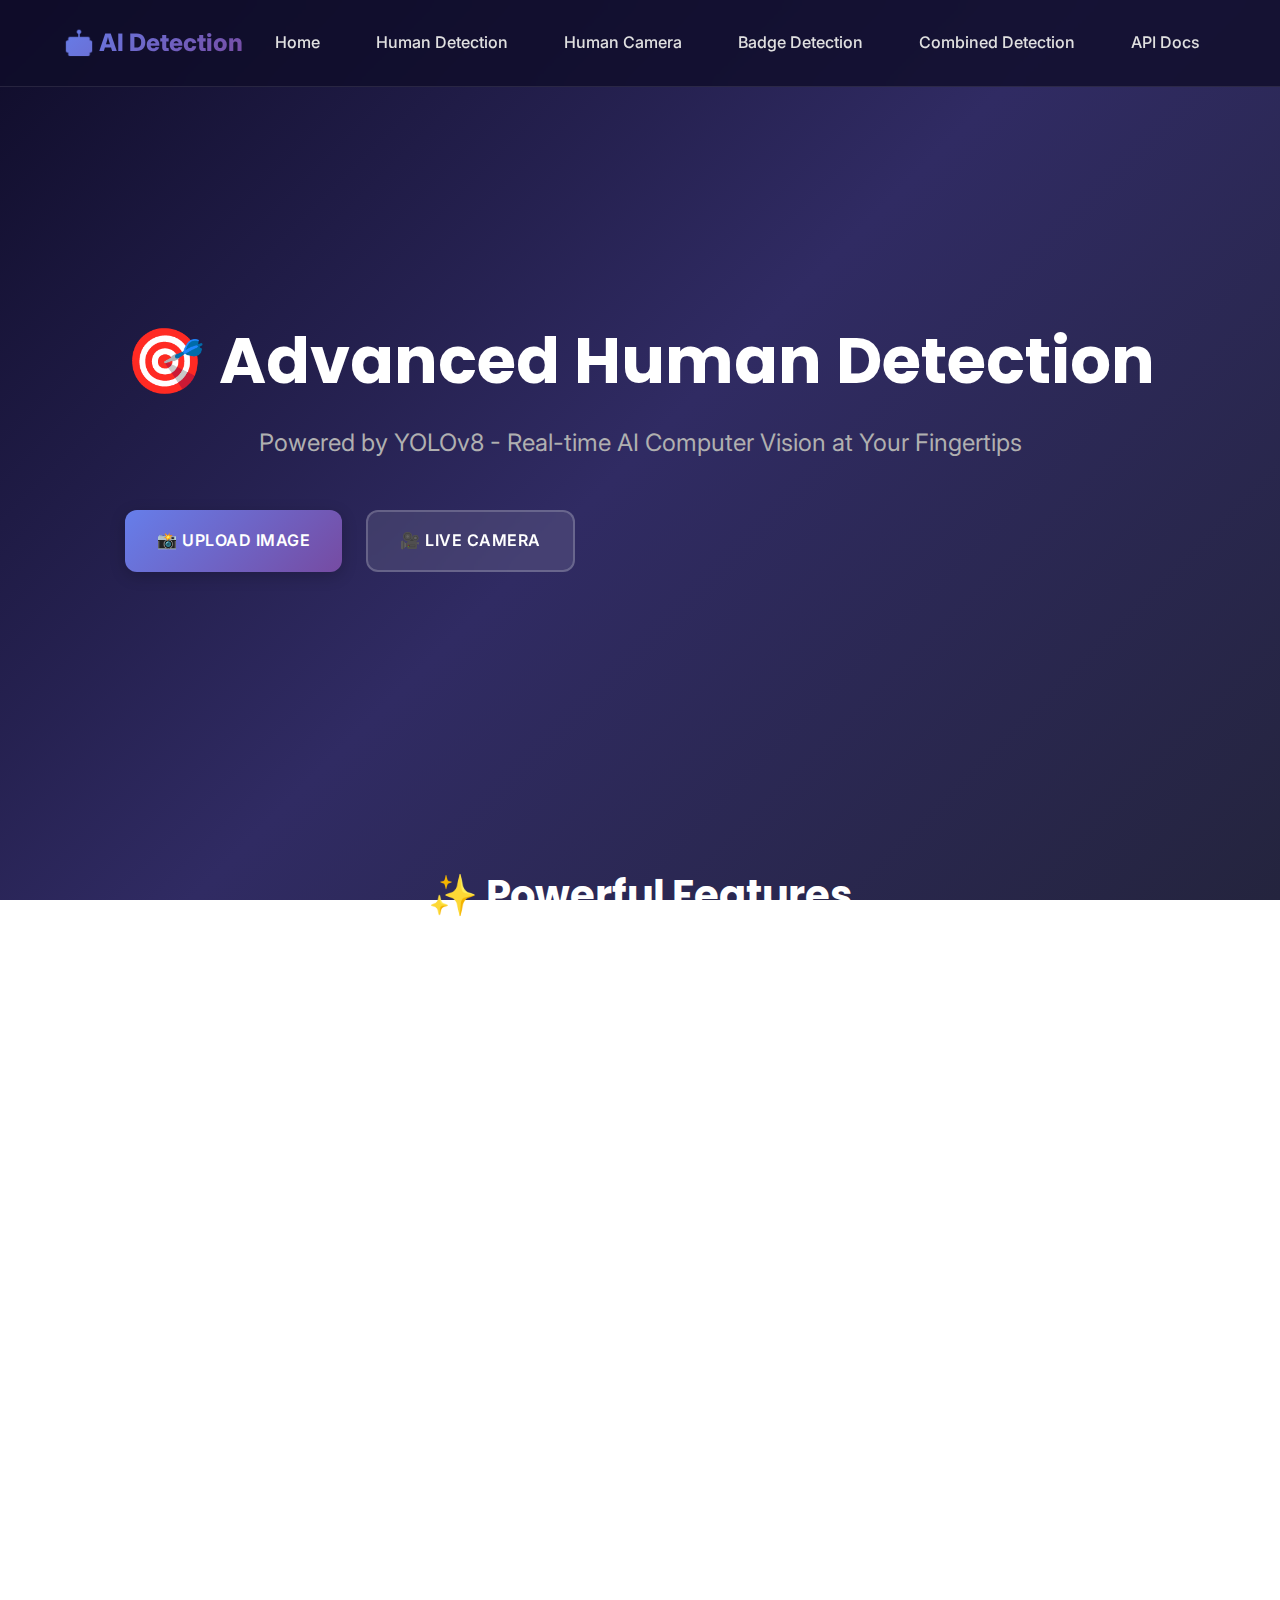
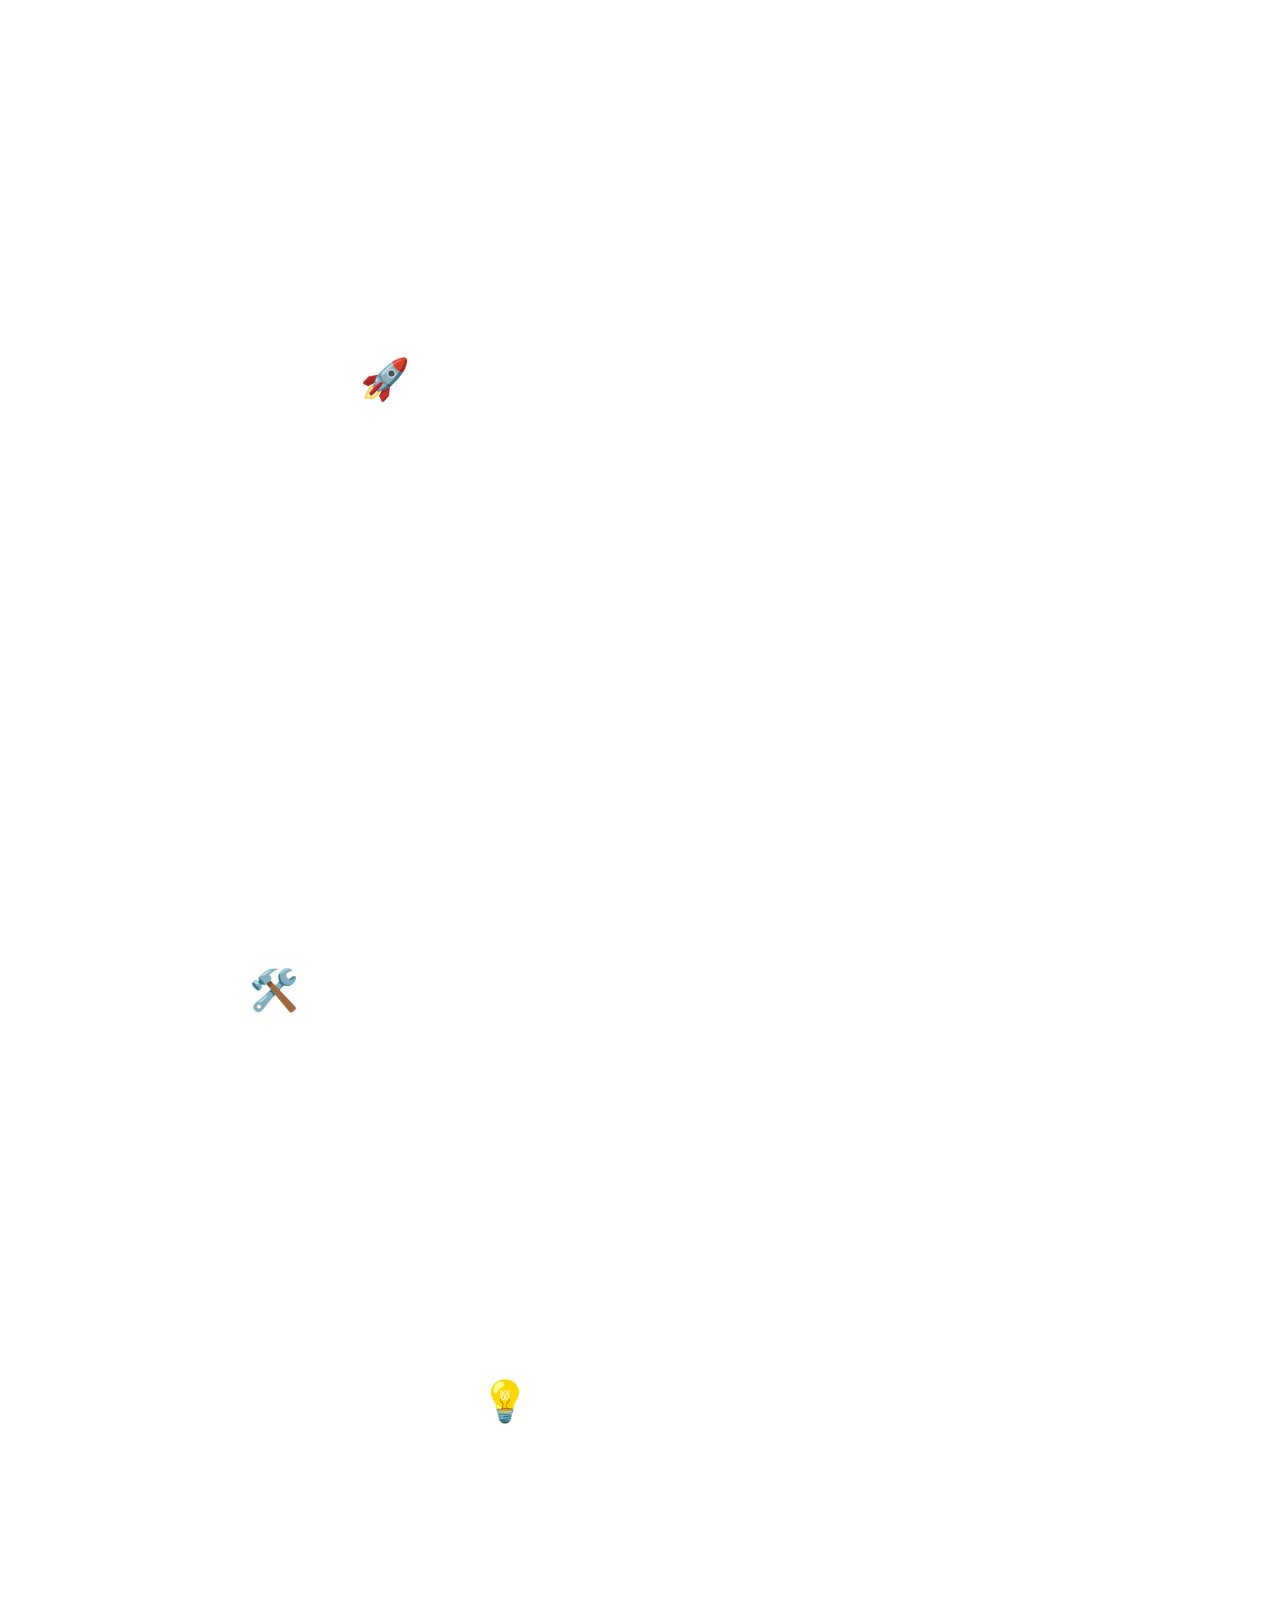
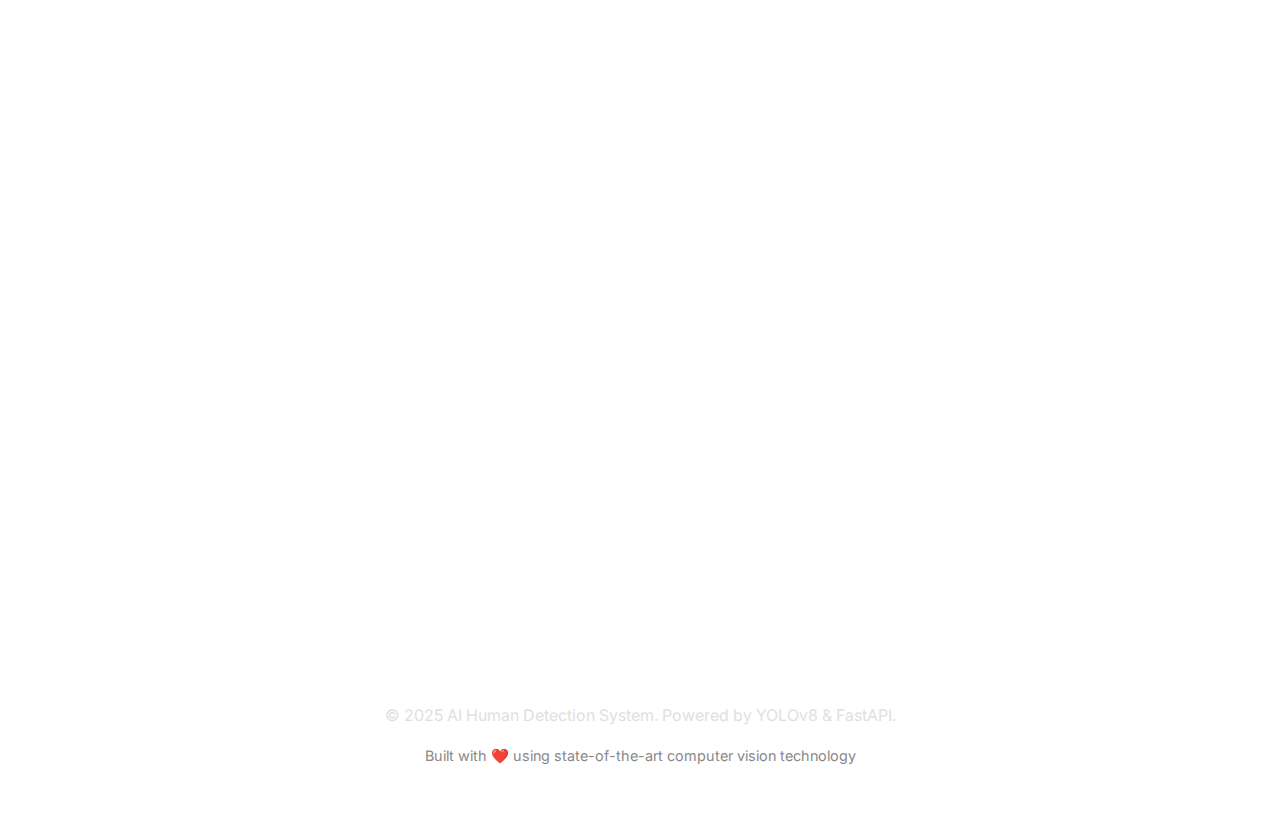
<file: ui/index.html>
<!DOCTYPE html>
<html lang="vi">

<head>
    <meta charset="UTF-8">
    <meta name="viewport" content="width=device-width, initial-scale=1.0">
    <title>AI Human Detection - Advanced Computer Vision</title>
    <link rel="stylesheet" href="css/style.css">
    <link rel="preconnect" href="https://fonts.googleapis.com">
    <link rel="preconnect" href="https://fonts.gstatic.com" crossorigin>
    <link
        href="https://fonts.googleapis.com/css2?family=Inter:wght@400;500;600;700&family=Poppins:wght@600;700;800&display=swap"
        rel="stylesheet">
</head>

<body>
    <!-- Navigation -->
    <nav class="navbar">
        <div class="container">
            <a href="index.html" class="logo">🤖 AI Detection</a>
            <ul class="nav-links">
                <li><a href="index.html">Home</a></li>
                <li><a href="upload.html">Human Detection</a></li>
                <li><a href="camera.html">Human Camera</a></li>
                <li><a href="badge.html">Badge Detection</a></li>
                <li><a href="combined.html">Combined Detection</a></li>
                <li><a href="/docs" target="_blank">API Docs</a></li>
            </ul>
        </div>
    </nav>

    <!-- Hero Section -->
    <section class="hero">
        <div class="container">
            <h1>🎯 Advanced Human Detection</h1>
            <p class="subtitle">
                Powered by YOLOv8 - Real-time AI Computer Vision at Your Fingertips
            </p>
            <div class="hero-buttons">
                <a href="upload.html" class="btn btn-primary">
                    📸 Upload Image
                </a>
                <a href="camera.html" class="btn btn-secondary">
                    🎥 Live Camera
                </a>
            </div>
        </div>
    </section>

    <!-- Features Section -->
    <section class="container" style="padding: 4rem 1.5rem;">
        <h2 class="text-center mb-3">✨ Powerful Features</h2>
        <div class="grid grid-3">
            <div class="card fade-in">
                <div class="card-icon">🖼️</div>
                <h3>Image Detection</h3>
                <p>Upload any image and get instant human detection results with bounding boxes, confidence scores, and
                    detailed analytics.</p>
                <a href="upload.html" class="btn btn-primary" style="margin-top: 1rem;">Try Now →</a>
            </div>

            <div class="card fade-in" style="animation-delay: 0.1s;">
                <div class="card-icon">📹</div>
                <h3>Real-time Camera</h3>
                <p>Stream live video from your webcam or IP camera with real-time human detection and tracking
                    capabilities.</p>
                <a href="camera.html" class="btn btn-primary" style="margin-top: 1rem;">Start Stream →</a>
            </div>

            <div class="card fade-in" style="animation-delay: 0.2s;">
                <div class="card-icon">⚡</div>
                <h3>Lightning Fast</h3>
                <p>Optimized YOLOv8 model delivers high-speed inference with minimal latency for smooth real-time
                    performance.</p>
            </div>

            <div class="card fade-in" style="animation-delay: 0.3s;">
                <div class="card-icon">🎯</div>
                <h3>High Accuracy</h3>
                <p>State-of-the-art deep learning model trained on extensive datasets ensures reliable and precise
                    detection results.</p>
            </div>

            <div class="card fade-in" style="animation-delay: 0.4s;">
                <div class="card-icon">🔧</div>
                <h3>Customizable</h3>
                <p>Adjust confidence thresholds, select camera sources, and fine-tune parameters to match your specific
                    use case.</p>
            </div>

            <div class="card fade-in" style="animation-delay: 0.5s;">
                <div class="card-icon">🌐</div>
                <h3>RESTful API</h3>
                <p>Complete API documentation with easy integration into your applications. Supports multiple
                    programming languages.</p>
                <a href="/docs" target="_blank" class="btn btn-secondary" style="margin-top: 1rem;">View Docs →</a>
            </div>
        </div>
    </section>

    <!-- Use Cases Section -->
    <section class="container" style="padding: 4rem 1.5rem;">
        <h2 class="text-center mb-3">🚀 Real-World Applications</h2>
        <div class="grid grid-2">
            <div class="card">
                <h4>🏢 Security & Surveillance</h4>
                <p>Monitor restricted areas, detect unauthorized access, and enhance security systems with automated
                    human detection alerts.</p>
            </div>

            <div class="card">
                <h4>🏪 Retail Analytics</h4>
                <p>Track customer flow, analyze foot traffic patterns, and optimize store layouts based on visitor
                    behavior insights.</p>
            </div>

            <div class="card">
                <h4>📊 People Counting</h4>
                <p>Accurately count people in crowded spaces, manage capacity limits, and generate occupancy statistics
                    in real-time.</p>
            </div>

            <div class="card">
                <h4>🎓 Smart Attendance</h4>
                <p>Automate attendance tracking in classrooms, offices, or events with camera-based detection and
                    logging systems.</p>
            </div>
        </div>
    </section>

    <!-- Technology Stack -->
    <section class="container" style="padding: 4rem 1.5rem;">
        <h2 class="text-center mb-3">🛠️ Built With Cutting-Edge Technology</h2>
        <div class="card text-center">
            <div class="tech-stack">
                <span class="tech-badge">🔥 YOLOv8</span>
                <span class="tech-badge">🐍 Python 3.11</span>
                <span class="tech-badge">⚡ FastAPI</span>
                <span class="tech-badge">🧠 PyTorch</span>
                <span class="tech-badge">📷 OpenCV</span>
                <span class="tech-badge">🐳 Docker</span>
                <span class="tech-badge">🎨 Modern CSS</span>
            </div>
            <p style="margin-top: 2rem; color: #b0b0b0;">
                Leveraging the latest advancements in computer vision and deep learning to deliver exceptional
                performance and accuracy.
            </p>
        </div>
    </section>

    <!-- How It Works -->
    <section class="container" style="padding: 4rem 1.5rem;">
        <h2 class="text-center mb-3">💡 How It Works</h2>
        <div class="grid grid-3">
            <div class="card text-center">
                <div style="font-size: 3rem; margin-bottom: 1rem;">1️⃣</div>
                <h4>Input</h4>
                <p>Upload an image or start a camera stream through our intuitive web interface.</p>
            </div>

            <div class="card text-center">
                <div style="font-size: 3rem; margin-bottom: 1rem;">2️⃣</div>
                <h4>Processing</h4>
                <p>YOLOv8 neural network analyzes the visual data and identifies human presence with high precision.</p>
            </div>

            <div class="card text-center">
                <div style="font-size: 3rem; margin-bottom: 1rem;">3️⃣</div>
                <h4>Results</h4>
                <p>Get annotated images with bounding boxes, confidence scores, and detailed detection metadata.</p>
            </div>
        </div>
    </section>

    <!-- CTA Section -->
    <section class="container" style="padding: 4rem 1.5rem; text-align: center;">
        <div class="card" style="background: var(--gradient-primary); border: none;">
            <h2 style="color: white;">Ready to Experience AI-Powered Detection?</h2>
            <p style="color: rgba(255, 255, 255, 0.9); font-size: 1.2rem; margin: 1.5rem 0;">
                Start detecting humans in images or live video streams right now!
            </p>
            <div style="display: flex; gap: 1rem; justify-content: center; flex-wrap: wrap;">
                <a href="upload.html" class="btn btn-secondary" style="background: white; color: var(--primary);">
                    📸 Upload Image
                </a>
                <a href="camera.html" class="btn btn-secondary" style="border-color: white;">
                    🎥 Start Camera
                </a>
            </div>
        </div>
    </section>

    <!-- Footer -->
    <footer class="footer">
        <div class="container">
            <p>&copy; 2025 AI Human Detection System. Powered by YOLOv8 & FastAPI.</p>
            <p style="color: #888; font-size: 0.9rem; margin-top: 0.5rem;">
                Built with ❤️ using state-of-the-art computer vision technology
            </p>
        </div>
    </footer>

    <script src="js/utils.js"></script>
    <script>
        // Add fade-in animation to cards on scroll
        const observerOptions = {
            threshold: 0.1,
            rootMargin: '0px 0px -50px 0px'
        };

        const observer = new IntersectionObserver((entries) => {
            entries.forEach(entry => {
                if (entry.isIntersecting) {
                    entry.target.style.opacity = '1';
                    entry.target.style.transform = 'translateY(0)';
                }
            });
        }, observerOptions);

        document.querySelectorAll('.card').forEach(card => {
            card.style.opacity = '0';
            card.style.transform = 'translateY(20px)';
            card.style.transition = 'all 0.6s ease';
            observer.observe(card);
        });
    </script>
</body>

</html>
</file>
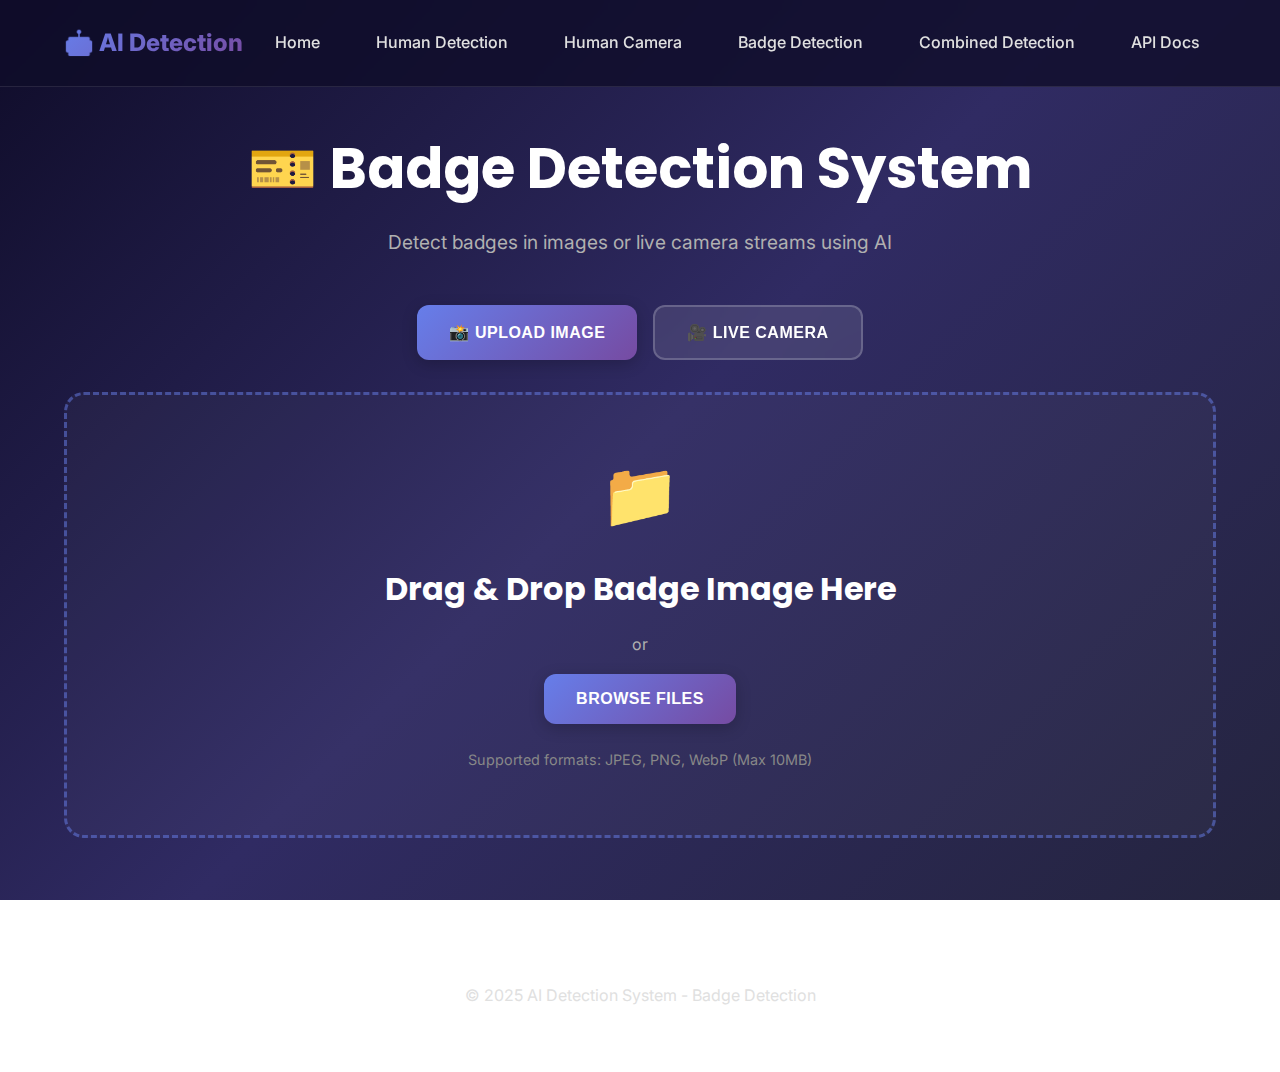
<file: ui/badge.html>
<!DOCTYPE html>
<html lang="vi">

<head>
    <meta charset="UTF-8">
    <meta name="viewport" content="width=device-width, initial-scale=1.0">
    <title>Badge Detection - AI Detection System</title>
    <link rel="stylesheet" href="css/style.css">
    <link rel="preconnect" href="https://fonts.googleapis.com">
    <link rel="preconnect" href="https://fonts.gstatic.com" crossorigin>
    <link
        href="https://fonts.googleapis.com/css2?family=Inter:wght@400;500;600;700&family=Poppins:wght@600;700;800&display=swap"
        rel="stylesheet">
</head>

<body>
    <!-- Navigation -->
    <nav class="navbar">
        <div class="container">
            <a href="index.html" class="logo">🤖 AI Detection</a>
            <ul class="nav-links">
                <li><a href="index.html">Home</a></li>
                <li><a href="upload.html">Human Detection</a></li>
                <li><a href="camera.html">Human Camera</a></li>
                <li><a href="badge.html">Badge Detection</a></li>
                <li><a href="combined.html">Combined Detection</a></li>
                <li><a href="/docs" target="_blank">API Docs</a></li>
            </ul>
        </div>
    </nav>

    <!-- Main Content -->
    <div class="container" style="padding: 3rem 1.5rem; min-height: 80vh;">
        <div style="text-align: center; margin-bottom: 3rem;">
            <h1>🎫 Badge Detection System</h1>
            <p style="color: #b0b0b0; font-size: 1.2rem;">
                Detect badges in images or live camera streams using AI
            </p>
        </div>

        <!-- Tab Selection -->
        <div style="display: flex; gap: 1rem; justify-content: center; margin-bottom: 2rem;">
            <button class="btn btn-primary" id="uploadTabBtn" onclick="showTab('upload')">
                📸 Upload Image
            </button>
            <button class="btn btn-secondary" id="cameraTabBtn" onclick="showTab('camera')">
                🎥 Live Camera
            </button>
        </div>

        <!-- Upload Tab -->
        <div id="uploadTab">
            <!-- Upload Section -->
            <div id="uploadSection">
                <div class="upload-area" id="uploadArea">
                    <div class="upload-icon">📁</div>
                    <h3>Drag & Drop Badge Image Here</h3>
                    <p style="color: #b0b0b0; margin: 1rem 0;">or</p>
                    <button class="btn btn-primary" onclick="document.getElementById('fileInput').click()">
                        Browse Files
                    </button>
                    <input type="file" id="fileInput" accept="image/*" style="display: none;">
                    <p style="color: #888; font-size: 0.9rem; margin-top: 1.5rem;">
                        Supported formats: JPEG, PNG, WebP (Max 10MB)
                    </p>
                </div>
            </div>

            <!-- Preview Section -->
            <div id="previewSection" class="hidden" style="margin-top: 2rem;">
                <div class="card">
                    <h3>📷 Image Preview</h3>
                    <div style="text-align: center; margin: 1.5rem 0;">
                        <img id="previewImage" class="image-preview" style="max-height: 400px;">
                    </div>
                    <div style="display: flex; gap: 1rem; justify-content: center;">
                        <button class="btn btn-primary" id="detectBtn">
                            🎯 Detect Badges
                        </button>
                        <button class="btn btn-secondary" id="cancelBtn">
                            ❌ Cancel
                        </button>
                    </div>
                </div>
            </div>

            <!-- Results Section -->
            <div id="resultsSection" class="hidden" style="margin-top: 2rem;">
                <div class="results">
                    <h2>✅ Detection Results</h2>

                    <div style="text-align: center; margin: 2rem 0;">
                        <img id="resultImage" class="image-preview">
                    </div>

                    <div class="detection-info">
                        <div class="info-card">
                            <div class="value" id="totalDetections">0</div>
                            <div class="label">Badges Detected</div>
                        </div>
                        <div class="info-card">
                            <div class="value" id="avgConfidence">0%</div>
                            <div class="label">Average Confidence</div>
                        </div>
                        <div class="info-card">
                            <div class="value" id="processingTime">0ms</div>
                            <div class="label">Processing Time</div>
                        </div>
                    </div>

                    <div style="display: flex; gap: 1rem; margin-top: 2rem; flex-wrap: wrap;">
                        <button class="btn btn-success" id="downloadBtn">
                            💾 Download Result
                        </button>
                        <button class="btn btn-primary" id="uploadAnotherBtn">
                            📸 Upload Another Image
                        </button>
                    </div>
                </div>
            </div>
        </div>

        <!-- Camera Tab -->
        <div id="cameraTab" class="hidden">
            <!-- Controls Section -->
            <div class="controls">
                <h3>⚙️ Camera Settings</h3>

                <div class="grid grid-2">
                    <div class="control-group">
                        <label for="cameraSource">📹 Camera Source</label>
                        <select id="cameraSource">
                            <option value="0">Webcam (Default)</option>
                            <option value="1">Webcam 2</option>
                            <option value="2">Webcam 3</option>
                        </select>
                    </div>

                    <div class="control-group">
                        <label for="confidence">
                            🎯 Confidence Threshold
                            <span class="range-value" id="confidenceValue">0.50</span>
                        </label>
                        <input type="range" id="confidence" min="0" max="1" step="0.05" value="0.5">
                    </div>
                </div>

                <div style="display: flex; gap: 1rem; margin-top: 1.5rem; flex-wrap: wrap;">
                    <button class="btn btn-primary" id="startBtn">▶️ Start Stream</button>
                    <button class="btn btn-secondary" id="stopBtn" disabled>⏹️ Stop Stream</button>
                    <button class="btn btn-success" id="snapshotBtn" disabled>📸 Take Snapshot</button>
                </div>
            </div>

            <!-- Video Stream Section -->
            <div style="margin-top: 2rem;">
                <div class="grid grid-video-layout">
                    <div>
                        <div class="card">
                            <h3>📹 Live Stream</h3>
                            <div class="video-container" style="margin-top: 1rem;">
                                <img id="videoStream" class="video-stream" style="display: none;">
                                <div id="streamPlaceholder"
                                    style="aspect-ratio: 16/9; background: rgba(0,0,0,0.5); border-radius: var(--radius-md); display: flex; align-items: center; justify-content: center; flex-direction: column;">
                                    <div style="font-size: 4rem; margin-bottom: 1rem;">🎥</div>
                                    <p style="color: #888;">Click "Start Stream" to begin</p>
                                </div>
                            </div>
                        </div>
                    </div>

                    <div>
                        <div class="card">
                            <h3>📊 Real-time Statistics</h3>

                            <div class="detection-info" style="margin-top: 1.5rem;">
                                <div class="info-card">
                                    <div class="value" id="currentDetections">0</div>
                                    <div class="label">Current Detections</div>
                                </div>

                                <div class="info-card">
                                    <div class="value" id="totalFrames">0</div>
                                    <div class="label">Frames Processed</div>
                                </div>
                            </div>

                            <div
                                style="margin-top: 1.5rem; padding: 1rem; background: rgba(102, 126, 234, 0.1); border-radius: var(--radius-md);">
                                <h4 style="margin-bottom: 1rem;">📈 Stream Status</h4>
                                <div style="display: flex; justify-content: space-between; margin-bottom: 0.5rem;">
                                    <span style="color: #b0b0b0;">Status:</span>
                                    <span id="streamStatus"
                                        style="color: var(--danger); font-weight: 600;">Inactive</span>
                                </div>
                                <div style="display: flex; justify-content: space-between; margin-bottom: 0.5rem;">
                                    <span style="color: #b0b0b0;">Camera:</span>
                                    <span id="cameraInfo">Not selected</span>
                                </div>
                                <div style="display: flex; justify-content: space-between;">
                                    <span style="color: #b0b0b0;">Confidence:</span>
                                    <span id="confidenceInfo">0.50</span>
                                </div>
                            </div>
                        </div>
                    </div>
                </div>
            </div>

            <!-- Snapshot Results -->
            <div id="snapshotSection" class="hidden" style="margin-top: 2rem;">
                <div class="results">
                    <h2>📸 Snapshot Captured</h2>

                    <div style="text-align: center; margin: 2rem 0;">
                        <img id="snapshotImage" class="image-preview">
                    </div>

                    <div class="detection-info">
                        <div class="info-card">
                            <div class="value" id="snapshotDetections">0</div>
                            <div class="label">Badges Detected</div>
                        </div>
                        <div class="info-card">
                            <div class="value" id="snapshotTime">--:--:--</div>
                            <div class="label">Capture Time</div>
                        </div>
                    </div>

                    <div style="display: flex; gap: 1rem; margin-top: 2rem; flex-wrap: wrap;">
                        <button class="btn btn-success" id="downloadSnapshotBtn">💾 Download Snapshot</button>
                        <button class="btn btn-secondary" id="closeSnapshotBtn">❌ Close</button>
                    </div>
                </div>
            </div>
        </div>
    </div>

    <!-- Footer -->
    <footer class="footer">
        <div class="container">
            <p>&copy; 2025 AI Detection System - Badge Detection</p>
        </div>
    </footer>

    <script src="js/utils.js"></script>
    <script src="js/badge.js"></script>
</body>

</html>
</file>
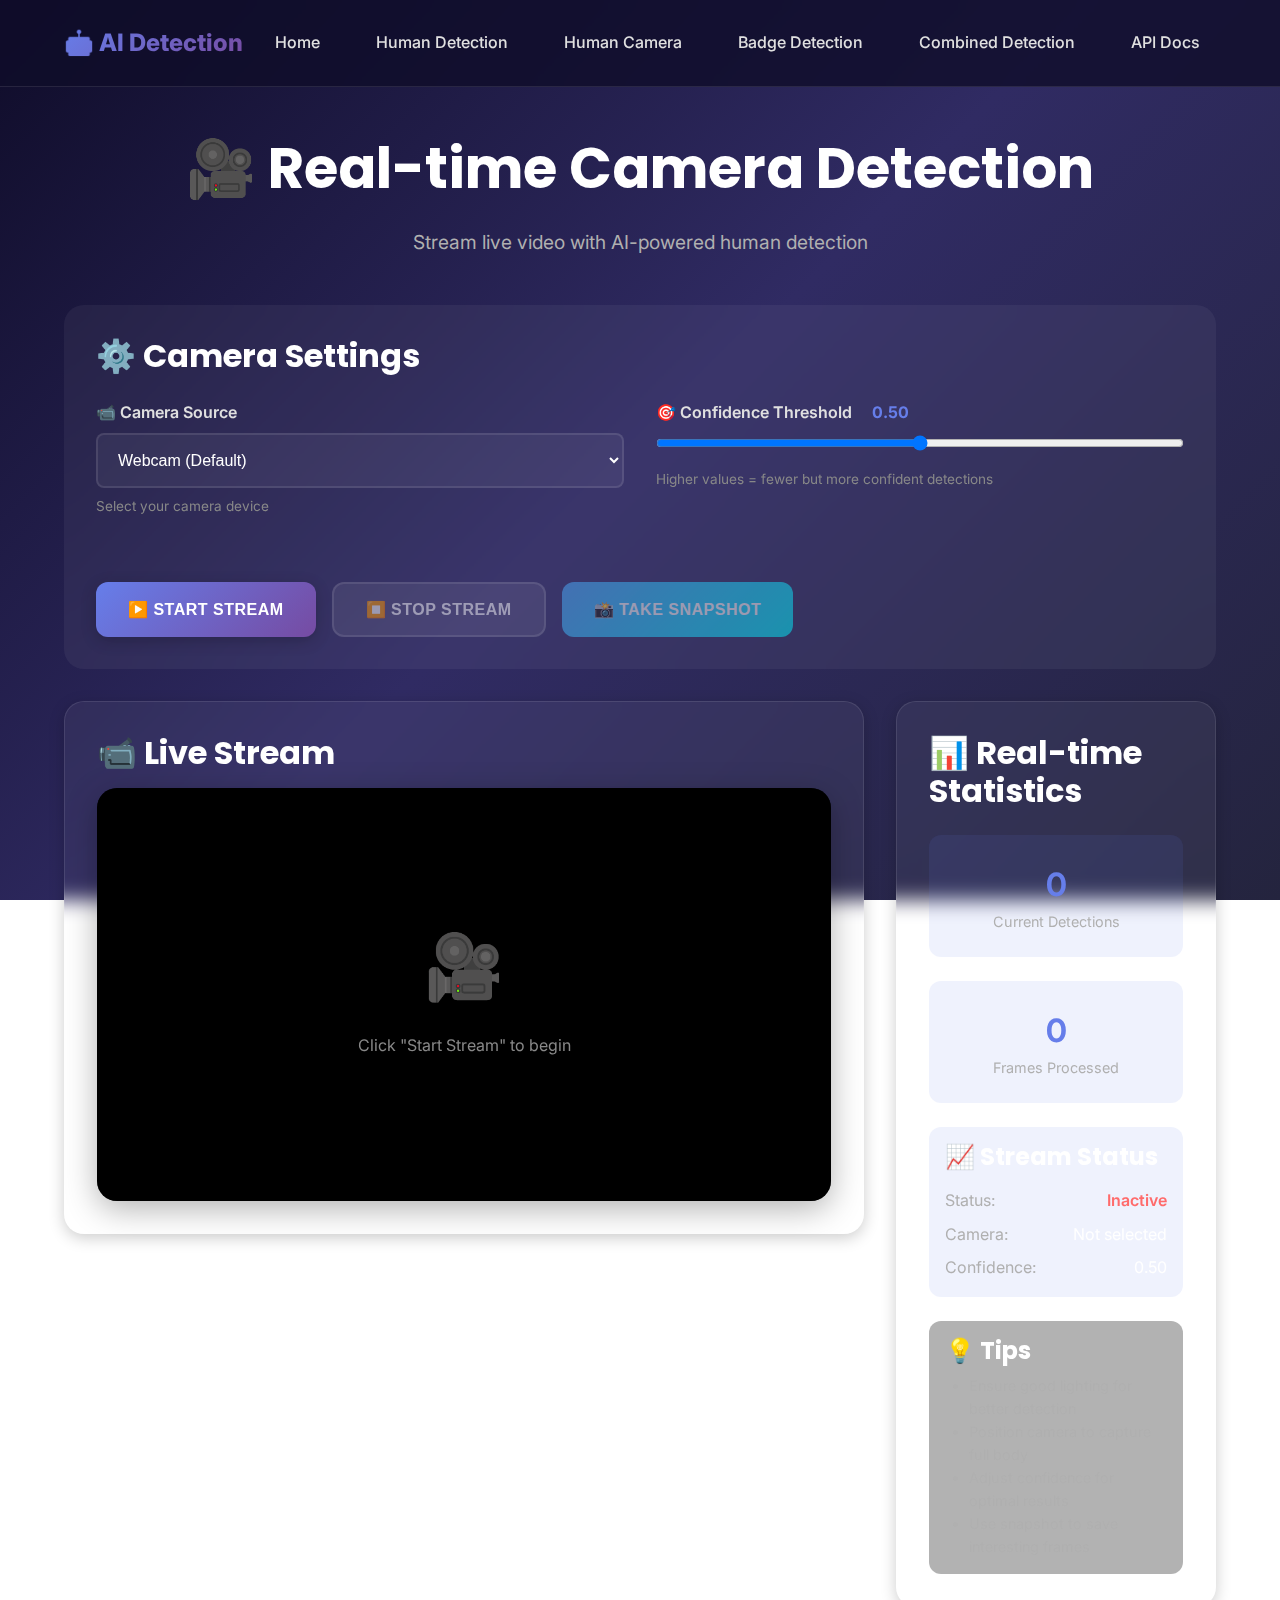
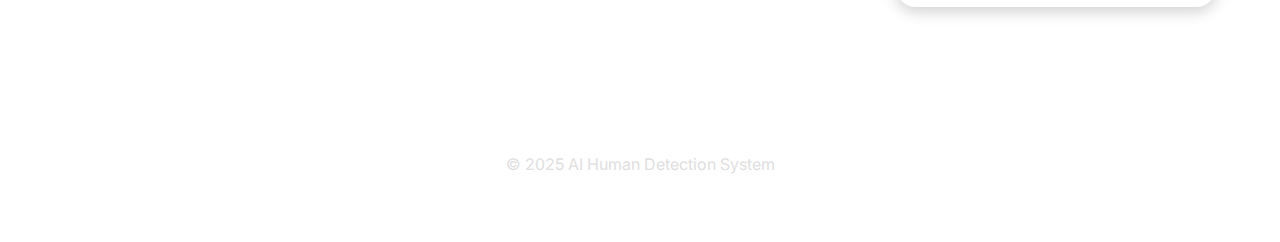
<file: ui/camera.html>
<!DOCTYPE html>
<html lang="vi">

<head>
    <meta charset="UTF-8">
    <meta name="viewport" content="width=device-width, initial-scale=1.0">
    <title>Live Camera Detection - AI Human Detection</title>
    <link rel="stylesheet" href="css/style.css">
    <link rel="preconnect" href="https://fonts.googleapis.com">
    <link rel="preconnect" href="https://fonts.gstatic.com" crossorigin>
    <link
        href="https://fonts.googleapis.com/css2?family=Inter:wght@400;500;600;700&family=Poppins:wght@600;700;800&display=swap"
        rel="stylesheet">
</head>

<body>
    <!-- Navigation -->
    <nav class="navbar">
        <div class="container">
            <a href="index.html" class="logo">🤖 AI Detection</a>
            <ul class="nav-links">
                <li><a href="index.html">Home</a></li>
                <li><a href="upload.html">Human Detection</a></li>
                <li><a href="camera.html">Human Camera</a></li>
                <li><a href="badge.html">Badge Detection</a></li>
                <li><a href="combined.html">Combined Detection</a></li>
                <li><a href="/docs" target="_blank">API Docs</a></li>
            </ul>
        </div>
    </nav>

    <!-- Main Content -->
    <div class="container" style="padding: 3rem 1.5rem; min-height: 80vh;">
        <div style="text-align: center; margin-bottom: 3rem;">
            <h1>🎥 Real-time Camera Detection</h1>
            <p style="color: #b0b0b0; font-size: 1.2rem;">
                Stream live video with AI-powered human detection
            </p>
        </div>

        <!-- Controls Section -->
        <div class="controls">
            <h3>⚙️ Camera Settings</h3>

            <div class="grid grid-2">
                <div class="control-group">
                    <label for="cameraSource">
                        📹 Camera Source
                    </label>
                    <select id="cameraSource">
                        <option value="0">Webcam (Default)</option>
                        <option value="1">Webcam 2</option>
                        <option value="2">Webcam 3</option>
                    </select>
                    <p style="color: #888; font-size: 0.85rem; margin-top: 0.5rem;">
                        Select your camera device
                    </p>
                </div>

                <div class="control-group">
                    <label for="confidence">
                        🎯 Confidence Threshold
                        <span class="range-value" id="confidenceValue">0.50</span>
                    </label>
                    <input type="range" id="confidence" min="0" max="1" step="0.05" value="0.5">
                    <p style="color: #888; font-size: 0.85rem; margin-top: 0.5rem;">
                        Higher values = fewer but more confident detections
                    </p>
                </div>
            </div>

            <div style="display: flex; gap: 1rem; margin-top: 1.5rem; flex-wrap: wrap;">
                <button class="btn btn-primary" id="startBtn">
                    ▶️ Start Stream
                </button>
                <button class="btn btn-secondary" id="stopBtn" disabled>
                    ⏹️ Stop Stream
                </button>
                <button class="btn btn-success" id="snapshotBtn" disabled>
                    📸 Take Snapshot
                </button>
            </div>
        </div>

        <!-- Video Stream Section -->
        <div style="margin-top: 2rem;">
            <div class="grid grid-video-layout">
                <!-- Video Display -->
                <div>
                    <div class="card">
                        <h3>📹 Live Stream</h3>
                        <div class="video-container" style="margin-top: 1rem;">
                            <img id="videoStream" class="video-stream" style="display: none;">
                            <div id="streamPlaceholder"
                                style="aspect-ratio: 16/9; background: rgba(0,0,0,0.5); border-radius: var(--radius-md); display: flex; align-items: center; justify-content: center; flex-direction: column;">
                                <div style="font-size: 4rem; margin-bottom: 1rem;">🎥</div>
                                <p style="color: #888;">Click "Start Stream" to begin</p>
                            </div>
                        </div>
                    </div>
                </div>

                <!-- Statistics Panel -->
                <div>
                    <div class="card">
                        <h3>📊 Real-time Statistics</h3>

                        <div class="detection-info" style="margin-top: 1.5rem;">
                            <div class="info-card">
                                <div class="value" id="currentDetections">0</div>
                                <div class="label">Current Detections</div>
                            </div>

                            <div class="info-card">
                                <div class="value" id="totalFrames">0</div>
                                <div class="label">Frames Processed</div>
                            </div>
                        </div>

                        <div
                            style="margin-top: 1.5rem; padding: 1rem; background: rgba(102, 126, 234, 0.1); border-radius: var(--radius-md);">
                            <h4 style="margin-bottom: 1rem;">📈 Stream Status</h4>
                            <div style="display: flex; justify-content: space-between; margin-bottom: 0.5rem;">
                                <span style="color: #b0b0b0;">Status:</span>
                                <span id="streamStatus" style="color: var(--danger); font-weight: 600;">Inactive</span>
                            </div>
                            <div style="display: flex; justify-content: space-between; margin-bottom: 0.5rem;">
                                <span style="color: #b0b0b0;">Camera:</span>
                                <span id="cameraInfo">Not selected</span>
                            </div>
                            <div style="display: flex; justify-content: space-between;">
                                <span style="color: #b0b0b0;">Confidence:</span>
                                <span id="confidenceInfo">0.50</span>
                            </div>
                        </div>

                        <div
                            style="margin-top: 1.5rem; padding: 1rem; background: rgba(0,0,0,0.3); border-radius: var(--radius-md);">
                            <h4 style="margin-bottom: 0.5rem;">💡 Tips</h4>
                            <ul style="color: #b0b0b0; font-size: 0.9rem; padding-left: 1.5rem;">
                                <li>Ensure good lighting for better detection</li>
                                <li>Position camera to capture full body</li>
                                <li>Adjust confidence for optimal results</li>
                                <li>Use snapshot to save interesting frames</li>
                            </ul>
                        </div>
                    </div>
                </div>
            </div>
        </div>

        <!-- Snapshot Results -->
        <div id="snapshotSection" class="hidden" style="margin-top: 2rem;">
            <div class="results">
                <h2>📸 Snapshot Captured</h2>

                <div style="text-align: center; margin: 2rem 0;">
                    <img id="snapshotImage" class="image-preview">
                </div>

                <div class="detection-info">
                    <div class="info-card">
                        <div class="value" id="snapshotDetections">0</div>
                        <div class="label">People Detected</div>
                    </div>
                    <div class="info-card">
                        <div class="value" id="snapshotConfidence">0%</div>
                        <div class="label">Average Confidence</div>
                    </div>
                    <div class="info-card">
                        <div class="value" id="snapshotTime">--:--:--</div>
                        <div class="label">Capture Time</div>
                    </div>
                </div>

                <div style="display: flex; gap: 1rem; margin-top: 2rem; flex-wrap: wrap;">
                    <button class="btn btn-success" id="downloadSnapshotBtn">
                        💾 Download Snapshot
                    </button>
                    <button class="btn btn-secondary" id="closeSnapshotBtn">
                        ❌ Close
                    </button>
                </div>
            </div>
        </div>
    </div>

    <!-- Footer -->
    <footer class="footer">
        <div class="container">
            <p>&copy; 2025 AI Human Detection System</p>
        </div>
    </footer>

    <script src="js/utils.js"></script>
    <script>
        let isStreaming = false;
        let frameCount = 0;
        let currentSnapshotData = null;

        const cameraSourceSelect = document.getElementById('cameraSource');
        const confidenceSlider = document.getElementById('confidence');
        const confidenceValue = document.getElementById('confidenceValue');
        const startBtn = document.getElementById('startBtn');
        const stopBtn = document.getElementById('stopBtn');
        const snapshotBtn = document.getElementById('snapshotBtn');
        const videoStream = document.getElementById('videoStream');
        const streamPlaceholder = document.getElementById('streamPlaceholder');
        const snapshotSection = document.getElementById('snapshotSection');

        // Update confidence value display
        confidenceSlider.addEventListener('input', (e) => {
            confidenceValue.textContent = parseFloat(e.target.value).toFixed(2);
            document.getElementById('confidenceInfo').textContent = parseFloat(e.target.value).toFixed(2);

            // Restart stream if active
            if (isStreaming) {
                stopStream();
                setTimeout(startStream, 500);
            }
        });

        // Camera source change
        cameraSourceSelect.addEventListener('change', () => {
            if (isStreaming) {
                stopStream();
                setTimeout(startStream, 500);
            }
        });

        // Start stream
        startBtn.addEventListener('click', startStream);

        function startStream() {
            const source = cameraSourceSelect.value;
            const confidence = confidenceSlider.value;
            const streamUrl = `${API_BASE}/camera/stream?source=${source}&confidence=${confidence}`;

            videoStream.src = streamUrl;
            videoStream.style.display = 'block';
            streamPlaceholder.style.display = 'none';

            isStreaming = true;
            frameCount = 0;

            // Update UI
            startBtn.disabled = true;
            stopBtn.disabled = false;
            snapshotBtn.disabled = false;
            cameraSourceSelect.disabled = true;

            document.getElementById('streamStatus').textContent = 'Active';
            document.getElementById('streamStatus').style.color = 'var(--success)';
            document.getElementById('cameraInfo').textContent = `Camera ${source}`;

            // Simulate frame counting (since we can't actually count MJPEG frames easily)
            const frameCounter = setInterval(() => {
                if (!isStreaming) {
                    clearInterval(frameCounter);
                    return;
                }
                frameCount++;
                document.getElementById('totalFrames').textContent = frameCount;
            }, 100);

            utils.showToast('Camera stream started!', 'success');
        }

        // Stop stream
        stopBtn.addEventListener('click', stopStream);

        function stopStream() {
            videoStream.src = '';
            videoStream.style.display = 'none';
            streamPlaceholder.style.display = 'flex';

            isStreaming = false;

            // Update UI
            startBtn.disabled = false;
            stopBtn.disabled = true;
            snapshotBtn.disabled = true;
            cameraSourceSelect.disabled = false;

            document.getElementById('streamStatus').textContent = 'Inactive';
            document.getElementById('streamStatus').style.color = 'var(--danger)';
            document.getElementById('currentDetections').textContent = '0';

            utils.showToast('Camera stream stopped', 'warning');
        }

        // Take snapshot - capture from current video stream
        snapshotBtn.addEventListener('click', async () => {
            try {
                if (!isStreaming) {
                    utils.showToast('Please start the stream first', 'warning');
                    return;
                }

                utils.showLoading();

                // Create canvas to capture current frame
                const canvas = document.createElement('canvas');
                const context = canvas.getContext('2d');

                // Set canvas size to match video
                canvas.width = videoStream.naturalWidth || 640;
                canvas.height = videoStream.naturalHeight || 480;

                // Draw current video frame to canvas
                context.drawImage(videoStream, 0, 0, canvas.width, canvas.height);

                // Convert canvas to base64
                const base64Image = canvas.toDataURL('image/jpeg').split(',')[1];

                // Create snapshot data
                const snapshotData = {
                    success: true,
                    annotated_image: base64Image,
                    detections: {
                        confidence: [],
                        count: 0
                    },
                    total_detections: parseInt(document.getElementById('currentDetections').textContent) || 0
                };

                displaySnapshot(snapshotData);
                utils.showToast('Snapshot captured from stream!', 'success');

            } catch (error) {
                utils.showToast(`Error: ${error.message}`, 'error');
                console.error('Snapshot error:', error);
            } finally {
                utils.hideLoading();
            }
        });

        // Display snapshot
        function displaySnapshot(data) {
            currentSnapshotData = data;

            document.getElementById('snapshotImage').src = `data:image/jpeg;base64,${data.annotated_image}`;
            document.getElementById('snapshotDetections').textContent = data.total_detections;

            const avgConf = data.detections.confidence.length > 0
                ? utils.average(data.detections.confidence)
                : 0;
            document.getElementById('snapshotConfidence').textContent = utils.formatConfidence(avgConf);

            document.getElementById('snapshotTime').textContent = utils.formatTimestamp();

            snapshotSection.classList.remove('hidden');
            snapshotSection.scrollIntoView({ behavior: 'smooth' });
        }

        // Download snapshot
        document.getElementById('downloadSnapshotBtn').addEventListener('click', () => {
            if (currentSnapshotData) {
                utils.downloadImage(currentSnapshotData.annotated_image, `snapshot_${Date.now()}.jpg`);
                utils.showToast('Snapshot downloaded!', 'success');
            }
        });

        // Close snapshot
        document.getElementById('closeSnapshotBtn').addEventListener('click', () => {
            snapshotSection.classList.add('hidden');
            currentSnapshotData = null;
        });

        // Simulate detection count updates (in real scenario, you'd parse the stream)
        setInterval(() => {
            if (isStreaming) {
                // Random detection count for demo (in production, parse from stream metadata)
                const randomDetections = Math.floor(Math.random() * 5);
                document.getElementById('currentDetections').textContent = randomDetections;
            }
        }, 2000);
    </script>
</body>

</html>
</file>
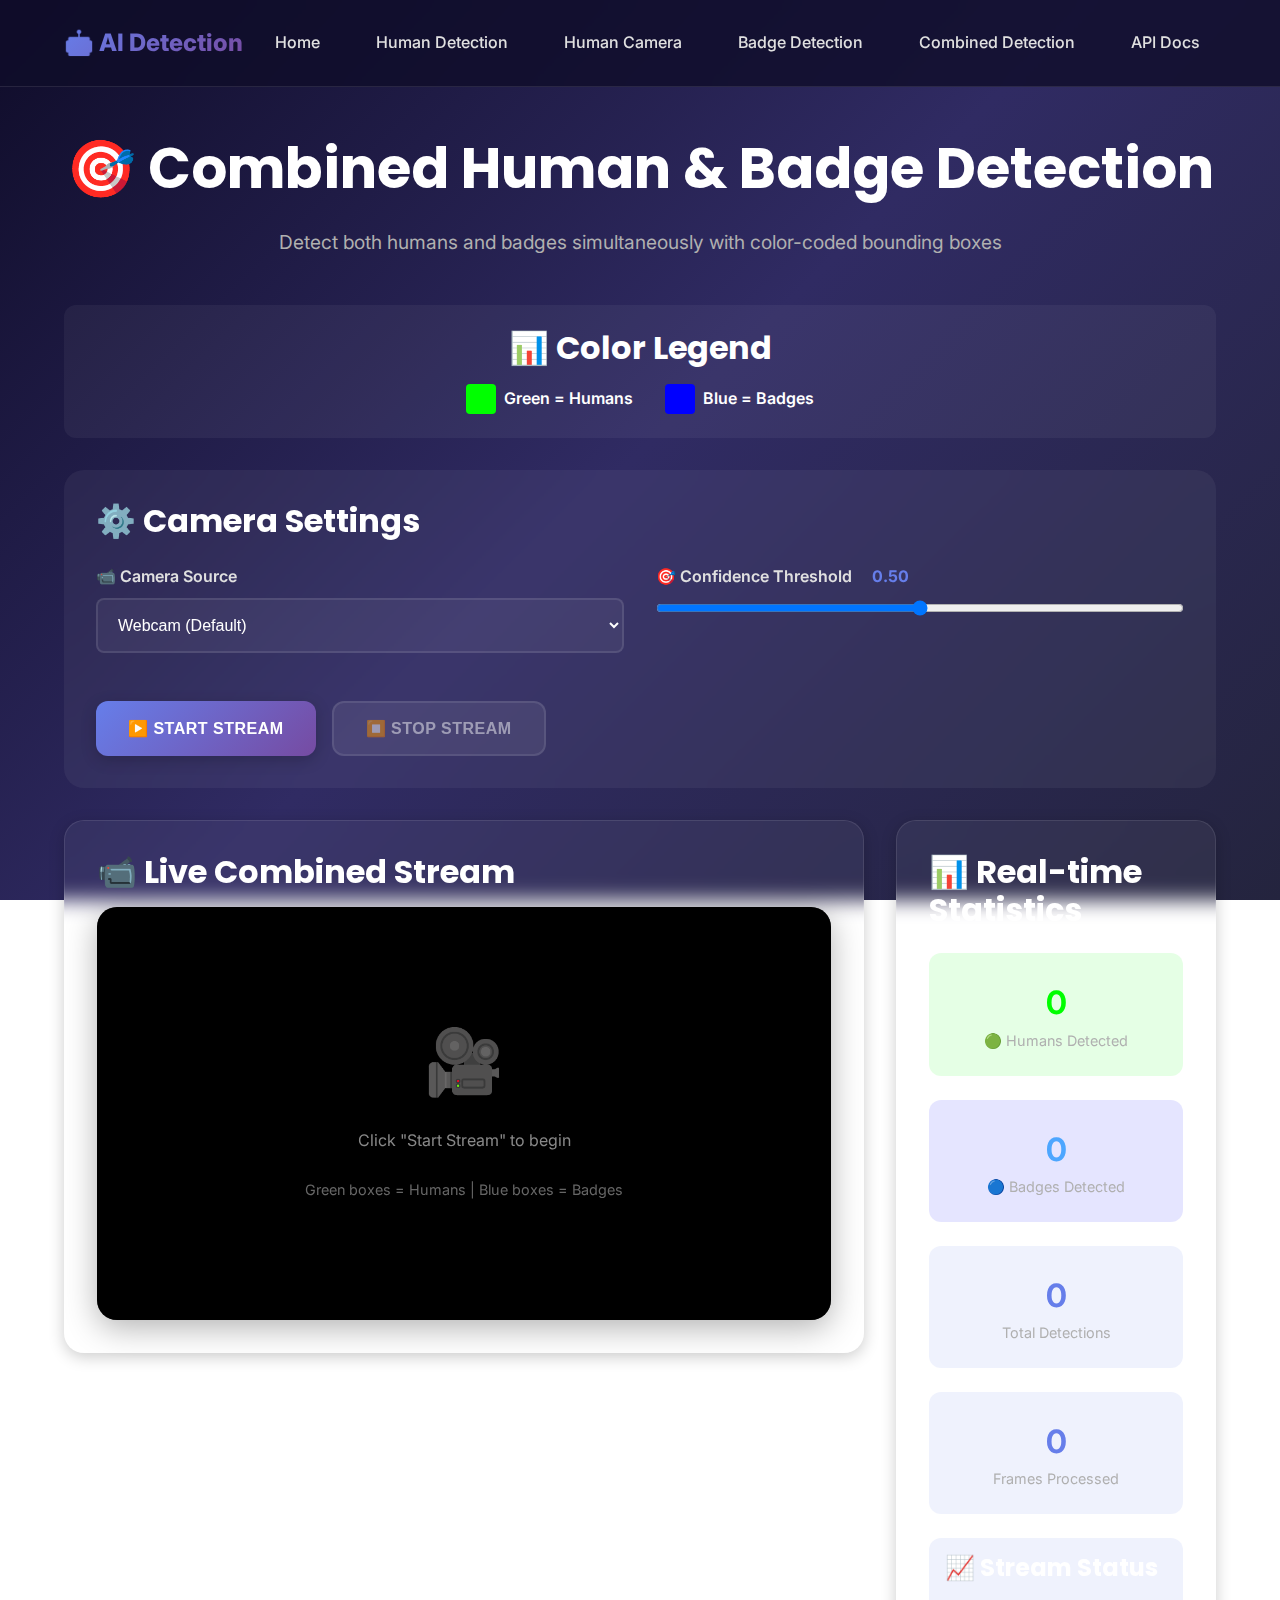
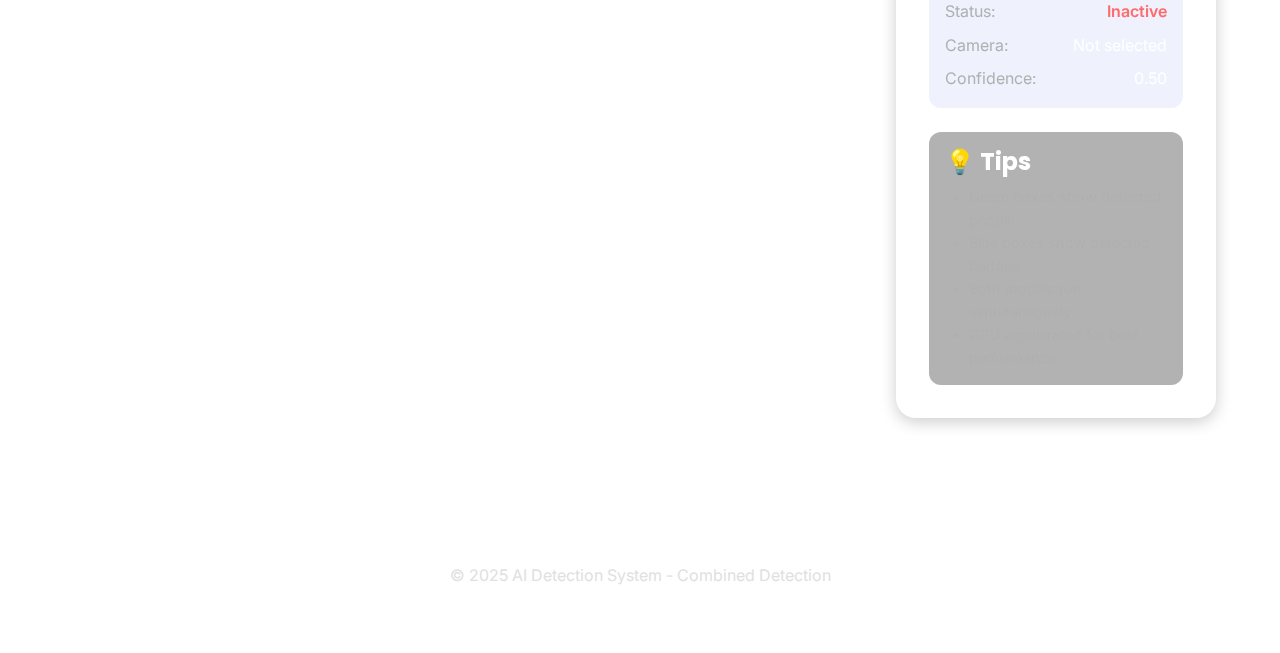
<file: ui/combined.html>
<!DOCTYPE html>
<html lang="vi">

<head>
    <meta charset="UTF-8">
    <meta name="viewport" content="width=device-width, initial-scale=1.0">
    <title>Combined Detection - AI Detection System</title>
    <link rel="stylesheet" href="css/style.css">
    <link rel="preconnect" href="https://fonts.googleapis.com">
    <link rel="preconnect" href="https://fonts.gstatic.com" crossorigin>
    <link
        href="https://fonts.googleapis.com/css2?family=Inter:wght@400;500;600;700&family=Poppins:wght@600;700;800&display=swap"
        rel="stylesheet">
</head>

<body>
    <!-- Navigation -->
    <nav class="navbar">
        <div class="container">
            <a href="index.html" class="logo">🤖 AI Detection</a>
            <ul class="nav-links">
                <li><a href="index.html">Home</a></li>
                <li><a href="upload.html">Human Detection</a></li>
                <li><a href="camera.html">Human Camera</a></li>
                <li><a href="badge.html">Badge Detection</a></li>
                <li><a href="combined.html">Combined Detection</a></li>
                <li><a href="/docs" target="_blank">API Docs</a></li>
            </ul>
        </div>
    </nav>

    <!-- Main Content -->
    <div class="container" style="padding: 3rem 1.5rem; min-height: 80vh;">
        <div style="text-align: center; margin-bottom: 3rem;">
            <h1>🎯 Combined Human & Badge Detection</h1>
            <p style="color: #b0b0b0; font-size: 1.2rem;">
                Detect both humans and badges simultaneously with color-coded bounding boxes
            </p>
        </div>

        <!-- Color Legend -->
        <div
            style="background: rgba(255,255,255,0.05); border-radius: var(--radius-md); padding: 1.5rem; margin-bottom: 2rem; text-align: center;">
            <h3 style="margin-bottom: 1rem;">📊 Color Legend</h3>
            <div style="display: flex; gap: 2rem; justify-content: center; flex-wrap: wrap;">
                <div style="display: flex; align-items: center; gap: 0.5rem;">
                    <div style="width: 30px; height: 30px; background: #00ff00; border-radius: 4px;"></div>
                    <span style="font-weight: 600;">Green = Humans</span>
                </div>
                <div style="display: flex; align-items: center; gap: 0.5rem;">
                    <div style="width: 30px; height: 30px; background: #0000ff; border-radius: 4px;"></div>
                    <span style="font-weight: 600;">Blue = Badges</span>
                </div>
            </div>
        </div>

        <!-- Controls Section -->
        <div class="controls">
            <h3>⚙️ Camera Settings</h3>

            <div class="grid grid-2">
                <div class="control-group">
                    <label for="cameraSource">📹 Camera Source</label>
                    <select id="cameraSource">
                        <option value="0">Webcam (Default)</option>
                        <option value="1">Webcam 2</option>
                        <option value="2">Webcam 3</option>
                    </select>
                </div>

                <div class="control-group">
                    <label for="confidence">
                        🎯 Confidence Threshold
                        <span class="range-value" id="confidenceValue">0.50</span>
                    </label>
                    <input type="range" id="confidence" min="0" max="1" step="0.05" value="0.5">
                </div>
            </div>

            <div style="display: flex; gap: 1rem; margin-top: 1.5rem; flex-wrap: wrap;">
                <button class="btn btn-primary" id="startBtn">▶️ Start Stream</button>
                <button class="btn btn-secondary" id="stopBtn" disabled>⏹️ Stop Stream</button>
            </div>
        </div>

        <!-- Video Stream Section -->
        <div style="margin-top: 2rem;">
            <div class="grid grid-video-layout">
                <div>
                    <div class="card">
                        <h3>📹 Live Combined Stream</h3>
                        <div class="video-container" style="margin-top: 1rem;">
                            <img id="videoStream" class="video-stream" style="display: none;">
                            <div id="streamPlaceholder"
                                style="aspect-ratio: 16/9; background: rgba(0,0,0,0.5); border-radius: var(--radius-md); display: flex; align-items: center; justify-content: center; flex-direction: column;">
                                <div style="font-size: 4rem; margin-bottom: 1rem;">🎥</div>
                                <p style="color: #888;">Click "Start Stream" to begin</p>
                                <p style="color: #666; font-size: 0.9rem; margin-top: 0.5rem;">
                                    Green boxes = Humans | Blue boxes = Badges
                                </p>
                            </div>
                        </div>
                    </div>
                </div>

                <div>
                    <div class="card">
                        <h3>📊 Real-time Statistics</h3>

                        <div class="detection-info" style="margin-top: 1.5rem;">
                            <div class="info-card" style="background: rgba(0, 255, 0, 0.1);">
                                <div class="value" id="humanCount" style="color: #00ff00;">0</div>
                                <div class="label">🟢 Humans Detected</div>
                            </div>

                            <div class="info-card" style="background: rgba(0, 0, 255, 0.1);">
                                <div class="value" id="badgeCount" style="color: #4da6ff;">0</div>
                                <div class="label">🔵 Badges Detected</div>
                            </div>

                            <div class="info-card">
                                <div class="value" id="totalCount">0</div>
                                <div class="label">Total Detections</div>
                            </div>

                            <div class="info-card">
                                <div class="value" id="totalFrames">0</div>
                                <div class="label">Frames Processed</div>
                            </div>
                        </div>

                        <div
                            style="margin-top: 1.5rem; padding: 1rem; background: rgba(102, 126, 234, 0.1); border-radius: var(--radius-md);">
                            <h4 style="margin-bottom: 1rem;">📈 Stream Status</h4>
                            <div style="display: flex; justify-content: space-between; margin-bottom: 0.5rem;">
                                <span style="color: #b0b0b0;">Status:</span>
                                <span id="streamStatus" style="color: var(--danger); font-weight: 600;">Inactive</span>
                            </div>
                            <div style="display: flex; justify-content: space-between; margin-bottom: 0.5rem;">
                                <span style="color: #b0b0b0;">Camera:</span>
                                <span id="cameraInfo">Not selected</span>
                            </div>
                            <div style="display: flex; justify-content: space-between;">
                                <span style="color: #b0b0b0;">Confidence:</span>
                                <span id="confidenceInfo">0.50</span>
                            </div>
                        </div>

                        <div
                            style="margin-top: 1.5rem; padding: 1rem; background: rgba(0,0,0,0.3); border-radius: var(--radius-md);">
                            <h4 style="margin-bottom: 0.5rem;">💡 Tips</h4>
                            <ul style="color: #b0b0b0; font-size: 0.9rem; padding-left: 1.5rem;">
                                <li>Green boxes show detected people</li>
                                <li>Blue boxes show detected badges</li>
                                <li>Both models run simultaneously</li>
                                <li>GPU accelerated for best performance</li>
                            </ul>
                        </div>
                    </div>
                </div>
            </div>
        </div>
    </div>

    <!-- Footer -->
    <footer class="footer">
        <div class="container">
            <p>&copy; 2025 AI Detection System - Combined Detection</p>
        </div>
    </footer>

    <script src="js/utils.js"></script>
    <script src="js/combined.js"></script>
</body>

</html>
</file>
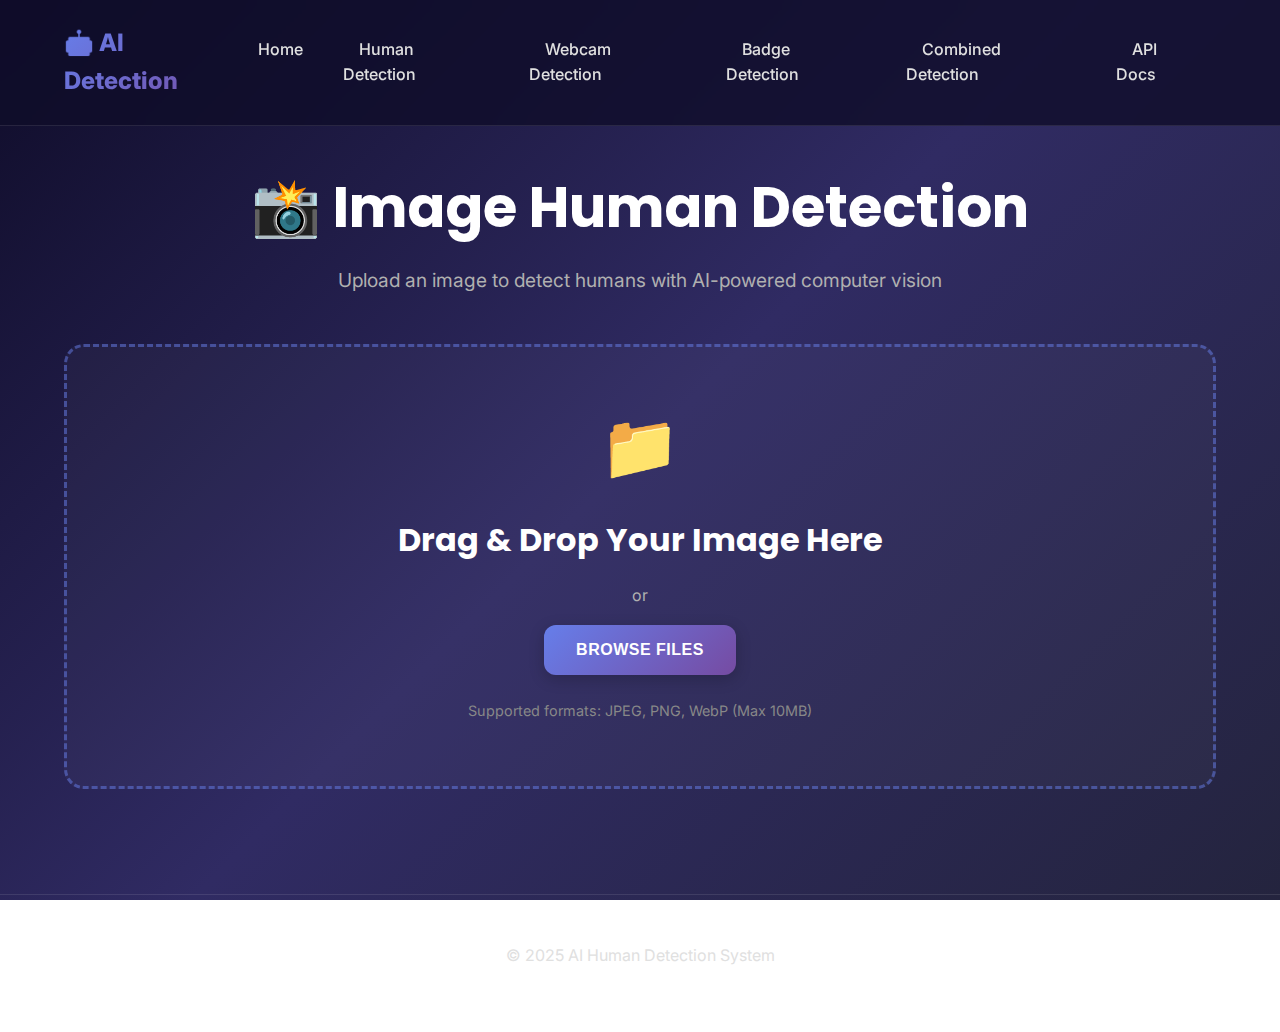
<file: ui/upload.html>
<!DOCTYPE html>
<html lang="vi">

<head>
    <meta charset="UTF-8">
    <meta name="viewport" content="width=device-width, initial-scale=1.0">
    <title>Image Detection - AI Human Detection</title>
    <link rel="stylesheet" href="css/style.css">
    <link rel="preconnect" href="https://fonts.googleapis.com">
    <link rel="preconnect" href="https://fonts.gstatic.com" crossorigin>
    <link
        href="https://fonts.googleapis.com/css2?family=Inter:wght@400;500;600;700&family=Poppins:wght@600;700;800&display=swap"
        rel="stylesheet">
</head>

<body>
    <!-- Navigation -->
    <nav class="navbar">
        <div class="container">
            <a href="index.html" class="logo">🤖 AI Detection</a>
            <ul class="nav-links">
                <li><a href="index.html">Home</a></li>
                <li><a href="upload.html">Human Detection</a></li>
                <li><a href="webcam.html">Webcam Detection</a></li>
                <li><a href="webcam-badge.html">Badge Detection</a></li>
                <li><a href="webcam-combined.html">Combined Detection</a></li>
                <li><a href="/docs" target="_blank">API Docs</a></li>
            </ul>
        </div>
    </nav>

    <!-- Main Content -->
    <div class="container" style="padding: 3rem 1.5rem; min-height: 80vh;">
        <div style="text-align: center; margin-bottom: 3rem;">
            <h1>📸 Image Human Detection</h1>
            <p style="color: #b0b0b0; font-size: 1.2rem;">
                Upload an image to detect humans with AI-powered computer vision
            </p>
        </div>

        <!-- Upload Section -->
        <div id="uploadSection">
            <div class="upload-area" id="uploadArea">
                <div class="upload-icon">📁</div>
                <h3>Drag & Drop Your Image Here</h3>
                <p style="color: #b0b0b0; margin: 1rem 0;">or</p>
                <button class="btn btn-primary" onclick="document.getElementById('fileInput').click()">
                    Browse Files
                </button>
                <input type="file" id="fileInput" accept="image/*" style="display: none;">
                <p style="color: #888; font-size: 0.9rem; margin-top: 1.5rem;">
                    Supported formats: JPEG, PNG, WebP (Max 10MB)
                </p>
            </div>
        </div>

        <!-- Preview Section -->
        <div id="previewSection" class="hidden" style="margin-top: 2rem;">
            <div class="card">
                <h3>📷 Image Preview</h3>
                <div style="text-align: center; margin: 1.5rem 0;">
                    <img id="previewImage" class="image-preview" style="max-height: 400px;">
                </div>
                <div style="display: flex; gap: 1rem; justify-content: center;">
                    <button class="btn btn-primary" id="detectBtn">
                        🎯 Detect Humans
                    </button>
                    <button class="btn btn-secondary" id="cancelBtn">
                        ❌ Cancel
                    </button>
                </div>
            </div>
        </div>

        <!-- Results Section -->
        <div id="resultsSection" class="hidden" style="margin-top: 2rem;">
            <div class="results">
                <h2>✅ Detection Results</h2>

                <!-- Annotated Image -->
                <div style="text-align: center; margin: 2rem 0;">
                    <img id="resultImage" class="image-preview">
                </div>

                <!-- Detection Info -->
                <div class="detection-info">
                    <div class="info-card">
                        <div class="value" id="totalDetections">0</div>
                        <div class="label">People Detected</div>
                    </div>
                    <div class="info-card">
                        <div class="value" id="avgConfidence">0%</div>
                        <div class="label">Average Confidence</div>
                    </div>
                    <div class="info-card">
                        <div class="value" id="processingTime">0ms</div>
                        <div class="label">Processing Time</div>
                    </div>
                </div>

                <!-- Detailed Results -->
                <div style="margin-top: 2rem;">
                    <h3>📊 Detailed Detection Data</h3>
                    <div id="detectionDetails"
                        style="background: rgba(0,0,0,0.3); padding: 1.5rem; border-radius: var(--radius-md); margin-top: 1rem; overflow-x: auto;">
                        <!-- Will be populated by JavaScript -->
                    </div>
                </div>

                <!-- Action Buttons -->
                <div style="display: flex; gap: 1rem; margin-top: 2rem; flex-wrap: wrap;">
                    <button class="btn btn-success" id="downloadBtn">
                        💾 Download Result
                    </button>
                    <button class="btn btn-primary" id="uploadAnotherBtn">
                        📸 Upload Another Image
                    </button>
                    <button class="btn btn-secondary" onclick="window.location.href='index.html'">
                        🏠 Back to Home
                    </button>
                </div>
            </div>
        </div>
    </div>

    <!-- Footer -->
    <footer class="footer">
        <div class="container">
            <p>&copy; 2025 AI Human Detection System</p>
        </div>
    </footer>

    <script src="js/utils.js"></script>
    <script>
        let currentImageFile = null;
        let currentResultData = null;
        let startTime = 0;

        const uploadArea = document.getElementById('uploadArea');
        const fileInput = document.getElementById('fileInput');
        const uploadSection = document.getElementById('uploadSection');
        const previewSection = document.getElementById('previewSection');
        const resultsSection = document.getElementById('resultsSection');
        const previewImage = document.getElementById('previewImage');
        const detectBtn = document.getElementById('detectBtn');
        const cancelBtn = document.getElementById('cancelBtn');
        const uploadAnotherBtn = document.getElementById('uploadAnotherBtn');
        const downloadBtn = document.getElementById('downloadBtn');

        // Drag and drop handlers
        uploadArea.addEventListener('dragover', (e) => {
            e.preventDefault();
            uploadArea.classList.add('dragover');
        });

        uploadArea.addEventListener('dragleave', () => {
            uploadArea.classList.remove('dragover');
        });

        uploadArea.addEventListener('drop', (e) => {
            e.preventDefault();
            uploadArea.classList.remove('dragover');

            const files = e.dataTransfer.files;
            if (files.length > 0) {
                handleFileSelect(files[0]);
            }
        });

        // File input handler
        fileInput.addEventListener('change', (e) => {
            if (e.target.files.length > 0) {
                handleFileSelect(e.target.files[0]);
            }
        });

        // Handle file selection
        function handleFileSelect(file) {
            try {
                utils.validateImageFile(file);
                currentImageFile = file;

                // Show preview
                const reader = new FileReader();
                reader.onload = (e) => {
                    previewImage.src = e.target.result;
                    uploadSection.classList.add('hidden');
                    previewSection.classList.remove('hidden');
                    resultsSection.classList.add('hidden');
                };
                reader.readAsDataURL(file);

                utils.showToast('Image loaded successfully!', 'success');
            } catch (error) {
                utils.showToast(error.message, 'error');
            }
        }

        // Cancel button
        cancelBtn.addEventListener('click', () => {
            resetUpload();
        });

        // Upload another button
        uploadAnotherBtn.addEventListener('click', () => {
            resetUpload();
        });

        // Reset upload
        function resetUpload() {
            currentImageFile = null;
            currentResultData = null;
            fileInput.value = '';
            uploadSection.classList.remove('hidden');
            previewSection.classList.add('hidden');
            resultsSection.classList.add('hidden');
        }

        // Detect button
        detectBtn.addEventListener('click', async () => {
            if (!currentImageFile) {
                utils.showToast('No image selected', 'error');
                return;
            }

            try {
                utils.showLoading();
                detectBtn.disabled = true;
                startTime = Date.now();

                // Create form data
                const formData = new FormData();
                formData.append('file', currentImageFile);

                // Call API
                const response = await fetch(`${API_BASE}/detect_human_by_image`, {
                    method: 'POST',
                    body: formData
                });

                const data = await response.json();

                if (data.success) {
                    const processingTime = Date.now() - startTime;
                    displayResults(data, processingTime);
                    utils.showToast('Detection completed successfully!', 'success');
                } else {
                    throw new Error(data.error || 'Detection failed');
                }

            } catch (error) {
                utils.showToast(`Error: ${error.message}`, 'error');
                console.error('Detection error:', error);
            } finally {
                utils.hideLoading();
                detectBtn.disabled = false;
            }
        });

        // Display results
        function displayResults(data, processingTime) {
            currentResultData = data;

            // Show annotated image
            document.getElementById('resultImage').src = `data:image/jpeg;base64,${data.annotated_image}`;

            // Update statistics
            document.getElementById('totalDetections').textContent = data.total_detections;

            const avgConf = data.detections.confidence.length > 0
                ? utils.average(data.detections.confidence)
                : 0;
            document.getElementById('avgConfidence').textContent = utils.formatConfidence(avgConf);

            document.getElementById('processingTime').textContent = processingTime + 'ms';

            // Display detailed detection data
            const detailsHTML = data.detections.boxes_xyxy.map((box, index) => {
                return `
                    <div style="background: rgba(102, 126, 234, 0.1); padding: 1rem; border-radius: var(--radius-sm); margin-bottom: 0.5rem;">
                        <strong>Detection #${index + 1}</strong><br>
                        <span style="color: #b0b0b0;">Class:</span> ${utils.getClassName(data.detections.classes[index])}<br>
                        <span style="color: #b0b0b0;">Confidence:</span> ${utils.formatConfidence(data.detections.confidence[index])}<br>
                        <span style="color: #b0b0b0;">Bounding Box:</span> [${utils.formatBBox(box)}]
                    </div>
                `;
            }).join('');

            document.getElementById('detectionDetails').innerHTML = detailsHTML || '<p style="color: #888;">No detections found</p>';

            // Show results section
            previewSection.classList.add('hidden');
            resultsSection.classList.remove('hidden');
        }

        // Download button
        downloadBtn.addEventListener('click', () => {
            if (currentResultData) {
                utils.downloadImage(currentResultData.annotated_image, `detection_${Date.now()}.jpg`);
                utils.showToast('Image downloaded!', 'success');
            }
        });
    </script>
</body>

</html>
</file>
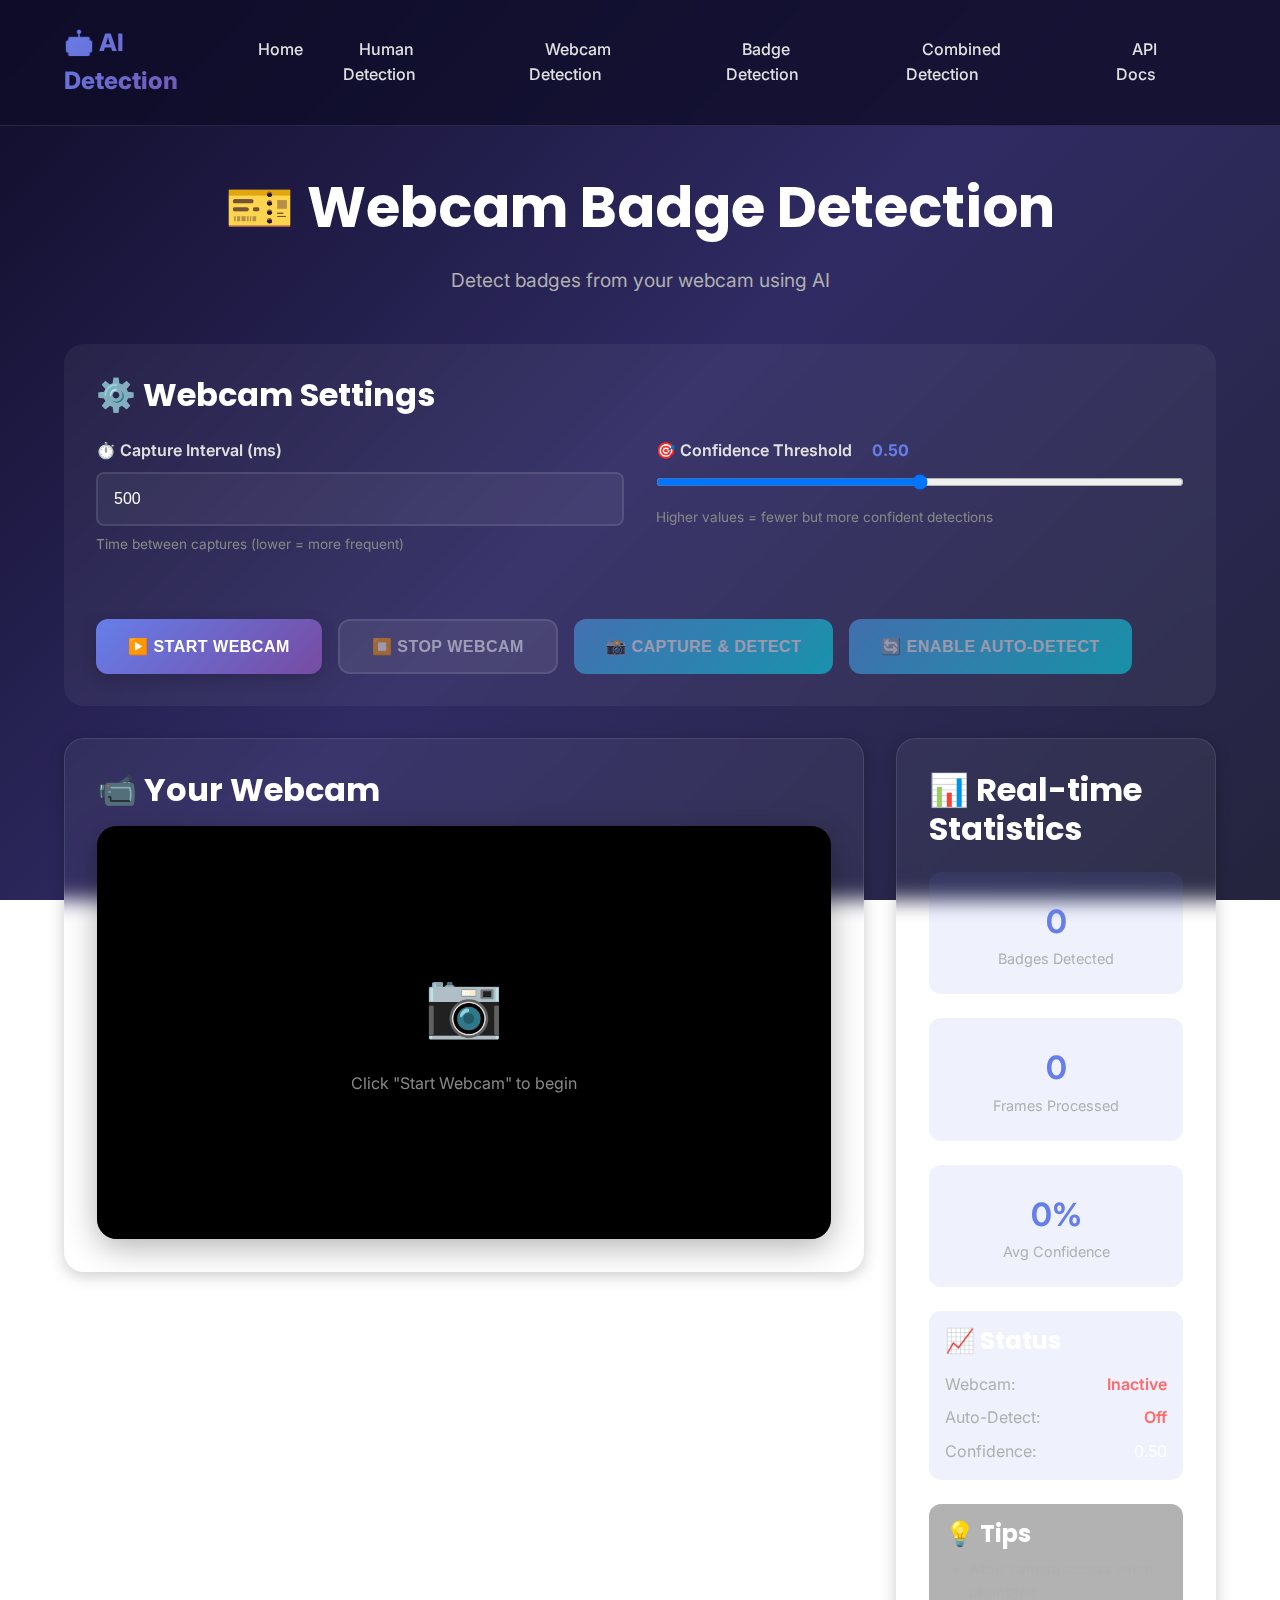
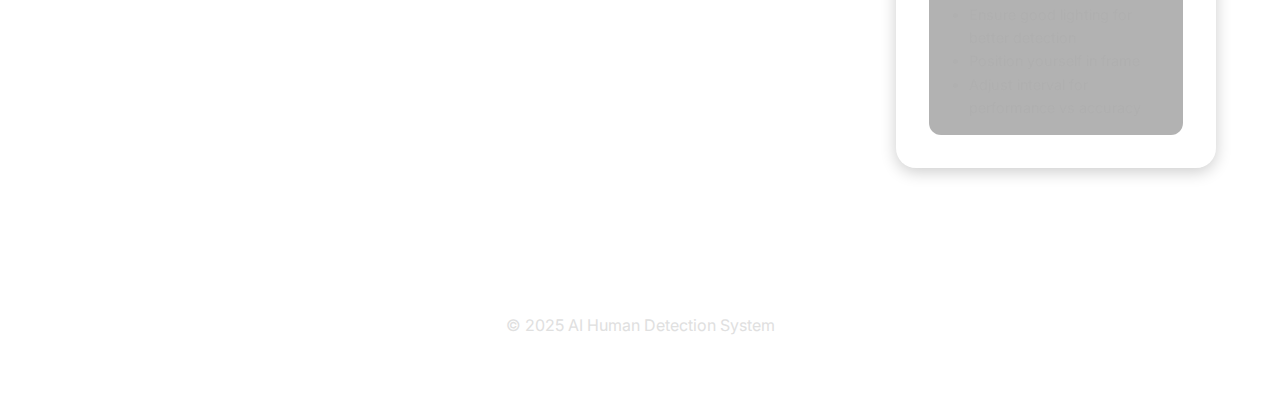
<file: ui/webcam-badge.html>
<!DOCTYPE html>
<html lang="vi">

<head>
    <meta charset="UTF-8">
    <meta name="viewport" content="width=device-width, initial-scale=1.0">
    <title>Webcam Badge Detection - AI Detection System</title>
    <link rel="stylesheet" href="css/style.css">
    <link rel="preconnect" href="https://fonts.googleapis.com">
    <link rel="preconnect" href="https://fonts.gstatic.com" crossorigin>
    <link
        href="https://fonts.googleapis.com/css2?family=Inter:wght@400;500;600;700&family=Poppins:wght@600;700;800&display=swap"
        rel="stylesheet">
</head>

<body>
    <!-- Navigation -->
    <nav class="navbar">
        <div class="container">
            <a href="index.html" class="logo">🤖 AI Detection</a>
            <ul class="nav-links">
                <li><a href="index.html">Home</a></li>
                <li><a href="upload.html">Human Detection</a></li>
                <li><a href="webcam.html">Webcam Detection</a></li>
                <li><a href="webcam-badge.html">Badge Detection</a></li>
                <li><a href="webcam-combined.html">Combined Detection</a></li>
                <li><a href="/docs" target="_blank">API Docs</a></li>
            </ul>
        </div>
    </nav>

    <!-- Main Content -->
    <div class="container" style="padding: 3rem 1.5rem; min-height: 80vh;">
        <div style="text-align: center; margin-bottom: 3rem;">
            <h1>🎫 Webcam Badge Detection</h1>
            <p style="color: #b0b0b0; font-size: 1.2rem;">
                Detect badges from your webcam using AI
            </p>
        </div>

        <!-- Controls Section -->
        <div class="controls">
            <h3>⚙️ Webcam Settings</h3>

            <div class="grid grid-2">
                <div class="control-group">
                    <label for="captureInterval">
                        ⏱️ Capture Interval (ms)
                    </label>
                    <input type="number" id="captureInterval" min="100" max="5000" step="100" value="500">
                    <p style="color: #888; font-size: 0.85rem; margin-top: 0.5rem;">
                        Time between captures (lower = more frequent)
                    </p>
                </div>

                <div class="control-group">
                    <label for="confidence">
                        🎯 Confidence Threshold
                        <span class="range-value" id="confidenceValue">0.50</span>
                    </label>
                    <input type="range" id="confidence" min="0" max="1" step="0.05" value="0.5">
                    <p style="color: #888; font-size: 0.85rem; margin-top: 0.5rem;">
                        Higher values = fewer but more confident detections
                    </p>
                </div>
            </div>

            <div style="display: flex; gap: 1rem; margin-top: 1.5rem; flex-wrap: wrap;">
                <button class="btn btn-primary" id="startBtn">
                    ▶️ Start Webcam
                </button>
                <button class="btn btn-secondary" id="stopBtn" disabled>
                    ⏹️ Stop Webcam
                </button>
                <button class="btn btn-success" id="snapshotBtn" disabled>
                    📸 Capture & Detect
                </button>
                <button class="btn btn-success" id="toggleAutoBtn" disabled>
                    🔄 Enable Auto-Detect
                </button>
            </div>
        </div>

        <!-- Video Section -->
        <div style="margin-top: 2rem;">
            <div class="grid grid-video-layout">
                <!-- Webcam Display -->
                <div>
                    <div class="card">
                        <h3>📹 Your Webcam</h3>
                        <div class="video-container" style="margin-top: 1rem; position: relative;">
                            <video id="webcamVideo" autoplay playsinline style="display: none; width: 100%; border-radius: var(--radius-md);"></video>
                            <canvas id="detectionCanvas" style="display: none; width: 100%; border-radius: var(--radius-md);"></canvas>
                            <div id="videoPlaceholder"
                                style="aspect-ratio: 16/9; background: rgba(0,0,0,0.5); border-radius: var(--radius-md); display: flex; align-items: center; justify-content: center; flex-direction: column;">
                                <div style="font-size: 4rem; margin-bottom: 1rem;">📷</div>
                                <p style="color: #888;">Click "Start Webcam" to begin</p>
                            </div>
                        </div>
                    </div>
                </div>

                <!-- Statistics Panel -->
                <div>
                    <div class="card">
                        <h3>📊 Real-time Statistics</h3>

                        <div class="detection-info" style="margin-top: 1.5rem;">
                            <div class="info-card">
                                <div class="value" id="currentDetections">0</div>
                                <div class="label">Badges Detected</div>
                            </div>

                            <div class="info-card">
                                <div class="value" id="totalFrames">0</div>
                                <div class="label">Frames Processed</div>
                            </div>

                            <div class="info-card">
                                <div class="value" id="avgConfidence">0%</div>
                                <div class="label">Avg Confidence</div>
                            </div>
                        </div>

                        <div
                            style="margin-top: 1.5rem; padding: 1rem; background: rgba(102, 126, 234, 0.1); border-radius: var(--radius-md);">
                            <h4 style="margin-bottom: 1rem;">📈 Status</h4>
                            <div style="display: flex; justify-content: space-between; margin-bottom: 0.5rem;">
                                <span style="color: #b0b0b0;">Webcam:</span>
                                <span id="webcamStatus" style="color: var(--danger); font-weight: 600;">Inactive</span>
                            </div>
                            <div style="display: flex; justify-content: space-between; margin-bottom: 0.5rem;">
                                <span style="color: #b0b0b0;">Auto-Detect:</span>
                                <span id="autoDetectStatus" style="color: var(--danger); font-weight: 600;">Off</span>
                            </div>
                            <div style="display: flex; justify-content: space-between;">
                                <span style="color: #b0b0b0;">Confidence:</span>
                                <span id="confidenceInfo">0.50</span>
                            </div>
                        </div>

                        <div
                            style="margin-top: 1.5rem; padding: 1rem; background: rgba(0,0,0,0.3); border-radius: var(--radius-md);">
                            <h4 style="margin-bottom: 0.5rem;">💡 Tips</h4>
                            <ul style="color: #b0b0b0; font-size: 0.9rem; padding-left: 1.5rem;">
                                <li>Allow camera access when prompted</li>
                                <li>Ensure good lighting for better detection</li>
                                <li>Position yourself in frame</li>
                                <li>Adjust interval for performance vs accuracy</li>
                            </ul>
                        </div>
                    </div>
                </div>
            </div>
        </div>

        <!-- Latest Detection Results -->
        <div id="resultsSection" class="hidden" style="margin-top: 2rem;">
            <div class="results">
                <h2>🎯 Latest Detection Result</h2>

                <div style="text-align: center; margin: 2rem 0;">
                    <img id="resultImage" class="image-preview">
                </div>

                        <div class="detection-info">
                            <div class="info-card">
                                <div class="value" id="resultDetections">0</div>
                                <div class="label">Badges Detected</div>
                            </div>
                            <div class="info-card">
                                <div class="value" id="resultConfidence">0%</div>
                                <div class="label">Average Confidence</div>
                            </div>
                            <div class="info-card">
                                <div class="value" id="resultTime">--:--:--</div>
                                <div class="label">Detection Time</div>
                            </div>
                        </div>                <div style="display: flex; gap: 1rem; margin-top: 2rem; flex-wrap: wrap;">
                    <button class="btn btn-success" id="downloadResultBtn">
                        💾 Download Result
                    </button>
                    <button class="btn btn-secondary" id="closeResultBtn">
                        ❌ Close
                    </button>
                </div>
            </div>
        </div>
    </div>

    <!-- Footer -->
    <footer class="footer">
        <div class="container">
            <p>&copy; 2025 AI Human Detection System</p>
        </div>
    </footer>

    <script src="js/utils.js"></script>
    <script>
        let webcamStream = null;
        let isWebcamActive = false;
        let autoDetectInterval = null;
        let frameCount = 0;
        let currentResultData = null;
        let allConfidences = [];

        const webcamVideo = document.getElementById('webcamVideo');
        const detectionCanvas = document.getElementById('detectionCanvas');
        const videoPlaceholder = document.getElementById('videoPlaceholder');
        const startBtn = document.getElementById('startBtn');
        const stopBtn = document.getElementById('stopBtn');
        const snapshotBtn = document.getElementById('snapshotBtn');
        const confidenceSlider = document.getElementById('confidence');
        const confidenceValue = document.getElementById('confidenceValue');
        const captureIntervalInput = document.getElementById('captureInterval');
        const resultsSection = document.getElementById('resultsSection');

        // Update confidence value display
        confidenceSlider.addEventListener('input', (e) => {
            confidenceValue.textContent = parseFloat(e.target.value).toFixed(2);
            document.getElementById('confidenceInfo').textContent = parseFloat(e.target.value).toFixed(2);
        });

        // Start webcam
        startBtn.addEventListener('click', async () => {
            try {
                utils.showLoading('Accessing webcam...');
                
                // Request webcam access
                webcamStream = await navigator.mediaDevices.getUserMedia({
                    video: {
                        width: { ideal: 1280 },
                        height: { ideal: 720 },
                        facingMode: 'user'
                    }
                });

                webcamVideo.srcObject = webcamStream;
                webcamVideo.style.display = 'block';
                detectionCanvas.style.display = 'none';
                videoPlaceholder.style.display = 'none';

                isWebcamActive = true;
                frameCount = 0;
                allConfidences = [];

                // Update UI
                startBtn.disabled = true;
                stopBtn.disabled = false;
                snapshotBtn.disabled = false;
                toggleAutoBtn.disabled = false;

                document.getElementById('webcamStatus').textContent = 'Active';
                document.getElementById('webcamStatus').style.color = 'var(--success)';
                document.getElementById('autoDetectStatus').textContent = 'Off';
                document.getElementById('autoDetectStatus').style.color = 'var(--danger)';

                utils.showToast('Webcam started successfully!', 'success');

            } catch (error) {
                console.error('Webcam error:', error);
                utils.showToast(`Failed to access webcam: ${error.message}`, 'error');
            } finally {
                utils.hideLoading();
            }
        });

        // Stop webcam
        stopBtn.addEventListener('click', stopWebcam);

        function stopWebcam() {
            if (webcamStream) {
                webcamStream.getTracks().forEach(track => track.stop());
                webcamStream = null;
            }

            if (autoDetectInterval) {
                clearInterval(autoDetectInterval);
                autoDetectInterval = null;
            }

            webcamVideo.style.display = 'none';
            detectionCanvas.style.display = 'none';
            videoPlaceholder.style.display = 'flex';

            isWebcamActive = false;

            // Update UI
            startBtn.disabled = false;
            stopBtn.disabled = true;
            snapshotBtn.disabled = true;
            toggleAutoBtn.disabled = true;
            toggleAutoBtn.textContent = '🔄 Enable Auto-Detect';
            toggleAutoBtn.classList.remove('btn-danger');
            toggleAutoBtn.classList.add('btn-success');

            document.getElementById('webcamStatus').textContent = 'Inactive';
            document.getElementById('webcamStatus').style.color = 'var(--danger)';
            document.getElementById('autoDetectStatus').textContent = 'Off';
            document.getElementById('autoDetectStatus').style.color = 'var(--danger)';
            document.getElementById('currentDetections').textContent = '0';

            utils.showToast('Webcam stopped', 'warning');
        }

        // Toggle auto-detect
        const toggleAutoBtn = document.getElementById('toggleAutoBtn');
        toggleAutoBtn.addEventListener('click', () => {
            if (autoDetectInterval) {
                // Stop auto-detect
                clearInterval(autoDetectInterval);
                autoDetectInterval = null;
                toggleAutoBtn.textContent = '🔄 Enable Auto-Detect';
                toggleAutoBtn.classList.remove('btn-danger');
                toggleAutoBtn.classList.add('btn-success');
                document.getElementById('autoDetectStatus').textContent = 'Off';
                document.getElementById('autoDetectStatus').style.color = 'var(--danger)';
                utils.showToast('Auto-detect disabled', 'info');
            } else {
                // Start auto-detect
                const interval = parseInt(captureIntervalInput.value);
                autoDetectInterval = setInterval(() => {
                    captureAndDetect();
                }, interval);
                toggleAutoBtn.textContent = '⏸️ Disable Auto-Detect';
                toggleAutoBtn.classList.remove('btn-success');
                toggleAutoBtn.classList.add('btn-danger');
                document.getElementById('autoDetectStatus').textContent = 'On';
                document.getElementById('autoDetectStatus').style.color = 'var(--success)';
                utils.showToast('Auto-detect enabled!', 'success');
            }
        });

        // Capture and detect
        snapshotBtn.addEventListener('click', async () => {
            if (!isWebcamActive) {
                utils.showToast('Please start webcam first', 'warning');
                return;
            }

            await captureAndDetect();
        });

        async function captureAndDetect() {
            if (!isWebcamActive) return;
            
            try {
                // Only show loading if not auto-detecting
                if (!autoDetectInterval) {
                    utils.showLoading('Processing...');
                }

                // Create canvas and capture frame
                const canvas = document.createElement('canvas');
                canvas.width = webcamVideo.videoWidth;
                canvas.height = webcamVideo.videoHeight;
                const ctx = canvas.getContext('2d');
                ctx.drawImage(webcamVideo, 0, 0);

                // Convert to blob
                const blob = await new Promise(resolve => canvas.toBlob(resolve, 'image/jpeg', 0.95));

                // Send to backend
                const formData = new FormData();
                formData.append('file', blob, 'webcam.jpg');

                const response = await fetch(`${API_BASE}/detect_badge_by_image`, {
                    method: 'POST',
                    body: formData
                });

                if (!response.ok) {
                    throw new Error(`HTTP error! status: ${response.status}`);
                }

                const data = await response.json();

                if (data.success) {
                    frameCount++;
                    document.getElementById('totalFrames').textContent = frameCount;
                    document.getElementById('currentDetections').textContent = data.total_detections;

                    // Update average confidence
                    if (data.detections && data.detections.confidence) {
                        allConfidences = allConfidences.concat(data.detections.confidence);
                        const avgConf = allConfidences.length > 0
                            ? allConfidences.reduce((a, b) => a + b, 0) / allConfidences.length
                            : 0;
                        document.getElementById('avgConfidence').textContent = utils.formatConfidence(avgConf);
                    }

                    // Display result
                    displayResult(data);

                    // Only show toast if not auto-detecting
                    if (!autoDetectInterval) {
                        utils.showToast(`Detected ${data.total_detections} badge(s)`, 'success');
                    }
                } else {
                    throw new Error(data.error || 'Detection failed');
                }

            } catch (error) {
                console.error('Detection error:', error);
                // Only show error toast if not auto-detecting
                if (!autoDetectInterval) {
                    utils.showToast(`Error: ${error.message}`, 'error');
                }
            } finally {
                // Only hide loading if not auto-detecting
                if (!autoDetectInterval) {
                    utils.hideLoading();
                }
            }
        }

        // Display result
        function displayResult(data) {
            currentResultData = data;

            document.getElementById('resultImage').src = `data:image/jpeg;base64,${data.annotated_image}`;
            document.getElementById('resultDetections').textContent = data.total_detections;

            const avgConf = data.detections.confidence.length > 0
                ? utils.average(data.detections.confidence)
                : 0;
            document.getElementById('resultConfidence').textContent = utils.formatConfidence(avgConf);

            document.getElementById('resultTime').textContent = utils.formatTimestamp();

            resultsSection.classList.remove('hidden');
            resultsSection.scrollIntoView({ behavior: 'smooth', block: 'nearest' });
        }

        // Download result
        document.getElementById('downloadResultBtn').addEventListener('click', () => {
            if (currentResultData) {
                utils.downloadImage(currentResultData.annotated_image, `badge_detection_${Date.now()}.jpg`);
                utils.showToast('Result downloaded!', 'success');
            }
        });

        // Close result
        document.getElementById('closeResultBtn').addEventListener('click', () => {
            resultsSection.classList.add('hidden');
        });

        // Check if webcam is supported
        if (!navigator.mediaDevices || !navigator.mediaDevices.getUserMedia) {
            utils.showToast('Webcam is not supported in your browser', 'error');
            startBtn.disabled = true;
        }
    </script>
</body>

</html>
</file>
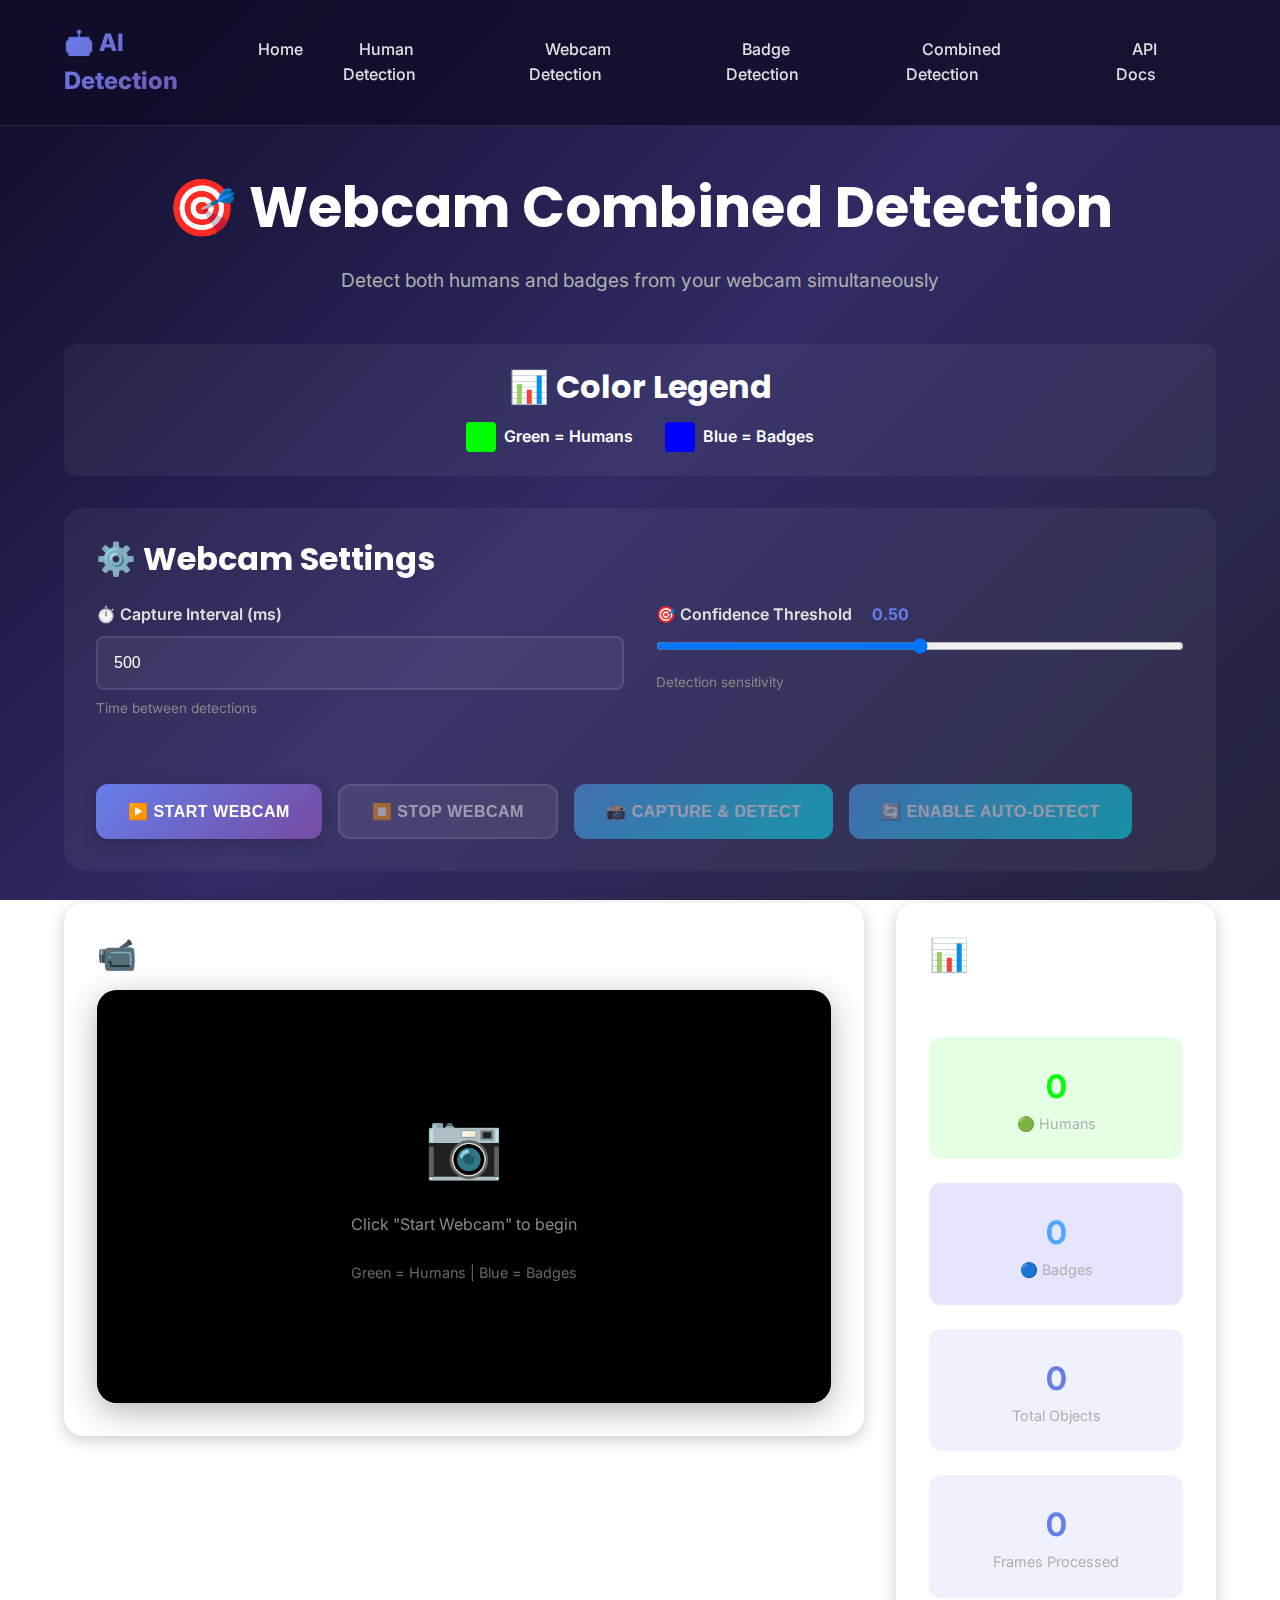
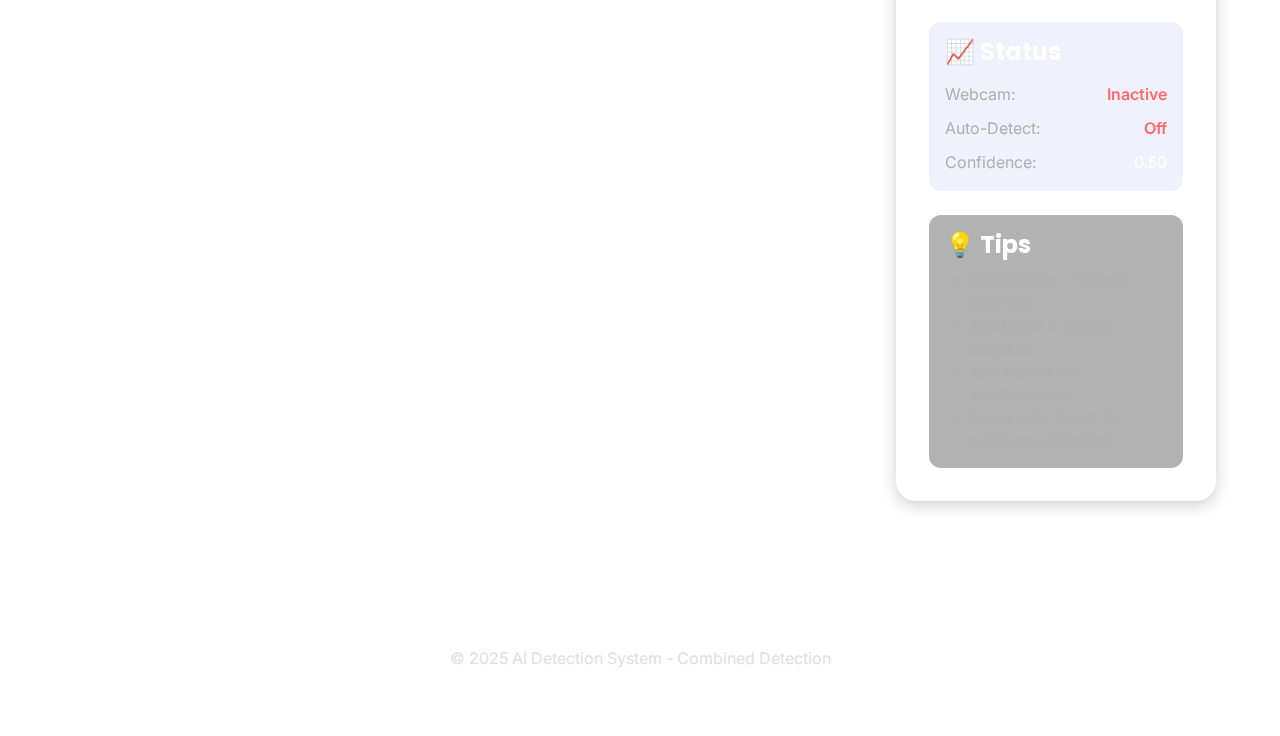
<file: ui/webcam-combined.html>
<!DOCTYPE html>
<html lang="vi">

<head>
    <meta charset="UTF-8">
    <meta name="viewport" content="width=device-width, initial-scale=1.0">
    <title>Webcam Combined Detection - AI Detection System</title>
    <link rel="stylesheet" href="css/style.css">
    <link rel="preconnect" href="https://fonts.googleapis.com">
    <link rel="preconnect" href="https://fonts.gstatic.com" crossorigin>
    <link
        href="https://fonts.googleapis.com/css2?family=Inter:wght@400;500;600;700&family=Poppins:wght@600;700;800&display=swap"
        rel="stylesheet">
</head>

<body>
    <!-- Navigation -->
    <nav class="navbar">
        <div class="container">
            <a href="index.html" class="logo">🤖 AI Detection</a>
            <ul class="nav-links">
                <li><a href="index.html">Home</a></li>
                <li><a href="upload.html">Human Detection</a></li>
                <li><a href="webcam.html">Webcam Detection</a></li>
                <li><a href="webcam-badge.html">Badge Detection</a></li>
                <li><a href="webcam-combined.html">Combined Detection</a></li>
                <li><a href="/docs" target="_blank">API Docs</a></li>
            </ul>
        </div>
    </nav>

    <!-- Main Content -->
    <div class="container" style="padding: 3rem 1.5rem; min-height: 80vh;">
        <div style="text-align: center; margin-bottom: 3rem;">
            <h1>🎯 Webcam Combined Detection</h1>
            <p style="color: #b0b0b0; font-size: 1.2rem;">
                Detect both humans and badges from your webcam simultaneously
            </p>
        </div>

        <!-- Color Legend -->
        <div
            style="background: rgba(255,255,255,0.05); border-radius: var(--radius-md); padding: 1.5rem; margin-bottom: 2rem; text-align: center;">
            <h3 style="margin-bottom: 1rem;">📊 Color Legend</h3>
            <div style="display: flex; gap: 2rem; justify-content: center; flex-wrap: wrap;">
                <div style="display: flex; align-items: center; gap: 0.5rem;">
                    <div style="width: 30px; height: 30px; background: #00ff00; border-radius: 4px;"></div>
                    <span style="font-weight: 600;">Green = Humans</span>
                </div>
                <div style="display: flex; align-items: center; gap: 0.5rem;">
                    <div style="width: 30px; height: 30px; background: #0000ff; border-radius: 4px;"></div>
                    <span style="font-weight: 600;">Blue = Badges</span>
                </div>
            </div>
        </div>

        <!-- Controls Section -->
        <div class="controls">
            <h3>⚙️ Webcam Settings</h3>

            <div class="grid grid-2">
                <div class="control-group">
                    <label for="captureInterval">
                        ⏱️ Capture Interval (ms)
                    </label>
                    <input type="number" id="captureInterval" min="100" max="5000" step="100" value="500">
                    <p style="color: #888; font-size: 0.85rem; margin-top: 0.5rem;">
                        Time between detections
                    </p>
                </div>

                <div class="control-group">
                    <label for="confidence">
                        🎯 Confidence Threshold
                        <span class="range-value" id="confidenceValue">0.50</span>
                    </label>
                    <input type="range" id="confidence" min="0" max="1" step="0.05" value="0.5">
                    <p style="color: #888; font-size: 0.85rem; margin-top: 0.5rem;">
                        Detection sensitivity
                    </p>
                </div>
            </div>

            <div style="display: flex; gap: 1rem; margin-top: 1.5rem; flex-wrap: wrap;">
                <button class="btn btn-primary" id="startBtn">
                    ▶️ Start Webcam
                </button>
                <button class="btn btn-secondary" id="stopBtn" disabled>
                    ⏹️ Stop Webcam
                </button>
                <button class="btn btn-success" id="snapshotBtn" disabled>
                    📸 Capture & Detect
                </button>
                <button class="btn btn-success" id="toggleAutoBtn" disabled>
                    🔄 Enable Auto-Detect
                </button>
            </div>
        </div>

        <!-- Video Section -->
        <div style="margin-top: 2rem;">
            <div class="grid grid-video-layout">
                <!-- Webcam Display -->
                <div>
                    <div class="card">
                        <h3>📹 Your Webcam</h3>
                        <div class="video-container" style="margin-top: 1rem; position: relative;">
                            <video id="webcamVideo" autoplay playsinline style="display: none; width: 100%; border-radius: var(--radius-md);"></video>
                            <canvas id="detectionCanvas" style="display: none; width: 100%; border-radius: var(--radius-md);"></canvas>
                            <div id="videoPlaceholder"
                                style="aspect-ratio: 16/9; background: rgba(0,0,0,0.5); border-radius: var(--radius-md); display: flex; align-items: center; justify-content: center; flex-direction: column;">
                                <div style="font-size: 4rem; margin-bottom: 1rem;">📷</div>
                                <p style="color: #888;">Click "Start Webcam" to begin</p>
                                <p style="color: #666; font-size: 0.9rem; margin-top: 0.5rem;">
                                    Green = Humans | Blue = Badges
                                </p>
                            </div>
                        </div>
                    </div>
                </div>

                <!-- Statistics Panel -->
                <div>
                    <div class="card">
                        <h3>📊 Real-time Statistics</h3>

                        <div class="detection-info" style="margin-top: 1.5rem;">
                            <div class="info-card" style="background: rgba(0, 255, 0, 0.1);">
                                <div class="value" id="humanCount" style="color: #00ff00;">0</div>
                                <div class="label">🟢 Humans</div>
                            </div>

                            <div class="info-card" style="background: rgba(0, 0, 255, 0.1);">
                                <div class="value" id="badgeCount" style="color: #4da6ff;">0</div>
                                <div class="label">🔵 Badges</div>
                            </div>

                            <div class="info-card">
                                <div class="value" id="totalDetections">0</div>
                                <div class="label">Total Objects</div>
                            </div>

                            <div class="info-card">
                                <div class="value" id="totalFrames">0</div>
                                <div class="label">Frames Processed</div>
                            </div>
                        </div>

                        <div
                            style="margin-top: 1.5rem; padding: 1rem; background: rgba(102, 126, 234, 0.1); border-radius: var(--radius-md);">
                            <h4 style="margin-bottom: 1rem;">📈 Status</h4>
                            <div style="display: flex; justify-content: space-between; margin-bottom: 0.5rem;">
                                <span style="color: #b0b0b0;">Webcam:</span>
                                <span id="webcamStatus" style="color: var(--danger); font-weight: 600;">Inactive</span>
                            </div>
                            <div style="display: flex; justify-content: space-between; margin-bottom: 0.5rem;">
                                <span style="color: #b0b0b0;">Auto-Detect:</span>
                                <span id="autoDetectStatus" style="color: var(--danger); font-weight: 600;">Off</span>
                            </div>
                            <div style="display: flex; justify-content: space-between;">
                                <span style="color: #b0b0b0;">Confidence:</span>
                                <span id="confidenceInfo">0.50</span>
                            </div>
                        </div>

                        <div
                            style="margin-top: 1.5rem; padding: 1rem; background: rgba(0,0,0,0.3); border-radius: var(--radius-md);">
                            <h4 style="margin-bottom: 0.5rem;">💡 Tips</h4>
                            <ul style="color: #b0b0b0; font-size: 0.9rem; padding-left: 1.5rem;">
                                <li>Green boxes = Humans detected</li>
                                <li>Blue boxes = Badges detected</li>
                                <li>Both models run simultaneously</li>
                                <li>Enable auto-detect for continuous detection</li>
                            </ul>
                        </div>
                    </div>
                </div>
            </div>
        </div>

        <!-- Latest Detection Results -->
        <div id="resultsSection" class="hidden" style="margin-top: 2rem;">
            <div class="results">
                <h2>🎯 Latest Combined Detection</h2>

                <div style="text-align: center; margin: 2rem 0;">
                    <img id="resultImage" class="image-preview">
                </div>

                <div class="detection-info">
                    <div class="info-card" style="background: rgba(0, 255, 0, 0.1);">
                        <div class="value" id="resultHumans" style="color: #00ff00;">0</div>
                        <div class="label">Humans Detected</div>
                    </div>
                    <div class="info-card" style="background: rgba(0, 0, 255, 0.1);">
                        <div class="value" id="resultBadges" style="color: #4da6ff;">0</div>
                        <div class="label">Badges Detected</div>
                    </div>
                    <div class="info-card">
                        <div class="value" id="resultTime">--:--:--</div>
                        <div class="label">Detection Time</div>
                    </div>
                </div>

                <div style="display: flex; gap: 1rem; margin-top: 2rem; flex-wrap: wrap;">
                    <button class="btn btn-success" id="downloadResultBtn">
                        💾 Download Result
                    </button>
                    <button class="btn btn-secondary" id="closeResultBtn">
                        ❌ Close
                    </button>
                </div>
            </div>
        </div>
    </div>

    <!-- Footer -->
    <footer class="footer">
        <div class="container">
            <p>&copy; 2025 AI Detection System - Combined Detection</p>
        </div>
    </footer>

    <script src="js/utils.js"></script>
    <script>
        let webcamStream = null;
        let isWebcamActive = false;
        let autoDetectInterval = null;
        let frameCount = 0;
        let currentResultData = null;

        const webcamVideo = document.getElementById('webcamVideo');
        const detectionCanvas = document.getElementById('detectionCanvas');
        const videoPlaceholder = document.getElementById('videoPlaceholder');
        const startBtn = document.getElementById('startBtn');
        const stopBtn = document.getElementById('stopBtn');
        const snapshotBtn = document.getElementById('snapshotBtn');
        const toggleAutoBtn = document.getElementById('toggleAutoBtn');
        const confidenceSlider = document.getElementById('confidence');
        const confidenceValue = document.getElementById('confidenceValue');
        const captureIntervalInput = document.getElementById('captureInterval');
        const resultsSection = document.getElementById('resultsSection');

        // Update confidence value display
        confidenceSlider.addEventListener('input', (e) => {
            confidenceValue.textContent = parseFloat(e.target.value).toFixed(2);
            document.getElementById('confidenceInfo').textContent = parseFloat(e.target.value).toFixed(2);
        });

        // Start webcam
        startBtn.addEventListener('click', async () => {
            try {
                utils.showLoading('Accessing webcam...');
                
                webcamStream = await navigator.mediaDevices.getUserMedia({
                    video: {
                        width: { ideal: 1280 },
                        height: { ideal: 720 },
                        facingMode: 'user'
                    }
                });

                webcamVideo.srcObject = webcamStream;
                webcamVideo.style.display = 'block';
                detectionCanvas.style.display = 'none';
                videoPlaceholder.style.display = 'none';

                isWebcamActive = true;
                frameCount = 0;

                startBtn.disabled = true;
                stopBtn.disabled = false;
                snapshotBtn.disabled = false;
                toggleAutoBtn.disabled = false;

                document.getElementById('webcamStatus').textContent = 'Active';
                document.getElementById('webcamStatus').style.color = 'var(--success)';

                utils.showToast('Webcam started! Enable Auto-Detect for continuous detection', 'success');

            } catch (error) {
                console.error('Webcam error:', error);
                utils.showToast(`Failed to access webcam: ${error.message}`, 'error');
            } finally {
                utils.hideLoading();
            }
        });

        // Stop webcam
        stopBtn.addEventListener('click', stopWebcam);

        function stopWebcam() {
            if (webcamStream) {
                webcamStream.getTracks().forEach(track => track.stop());
                webcamStream = null;
            }

            if (autoDetectInterval) {
                clearInterval(autoDetectInterval);
                autoDetectInterval = null;
            }

            webcamVideo.style.display = 'none';
            detectionCanvas.style.display = 'none';
            videoPlaceholder.style.display = 'flex';

            isWebcamActive = false;

            startBtn.disabled = false;
            stopBtn.disabled = true;
            snapshotBtn.disabled = true;
            toggleAutoBtn.disabled = true;
            toggleAutoBtn.textContent = '🔄 Enable Auto-Detect';
            toggleAutoBtn.classList.remove('btn-danger');
            toggleAutoBtn.classList.add('btn-success');

            document.getElementById('webcamStatus').textContent = 'Inactive';
            document.getElementById('webcamStatus').style.color = 'var(--danger)';
            document.getElementById('autoDetectStatus').textContent = 'Off';
            document.getElementById('autoDetectStatus').style.color = 'var(--danger)';

            utils.showToast('Webcam stopped', 'warning');
        }

        // Toggle auto-detect
        toggleAutoBtn.addEventListener('click', () => {
            if (autoDetectInterval) {
                // Stop auto-detect
                clearInterval(autoDetectInterval);
                autoDetectInterval = null;
                toggleAutoBtn.textContent = '🔄 Enable Auto-Detect';
                toggleAutoBtn.classList.remove('btn-danger');
                toggleAutoBtn.classList.add('btn-success');
                document.getElementById('autoDetectStatus').textContent = 'Off';
                document.getElementById('autoDetectStatus').style.color = 'var(--danger)';
                utils.showToast('Auto-detect disabled', 'info');
            } else {
                // Start auto-detect
                const interval = parseInt(captureIntervalInput.value);
                autoDetectInterval = setInterval(() => {
                    captureAndDetect();
                }, interval);
                toggleAutoBtn.textContent = '⏸️ Disable Auto-Detect';
                toggleAutoBtn.classList.remove('btn-success');
                toggleAutoBtn.classList.add('btn-danger');
                document.getElementById('autoDetectStatus').textContent = 'On';
                document.getElementById('autoDetectStatus').style.color = 'var(--success)';
                utils.showToast('Auto-detect enabled!', 'success');
            }
        });

        // Capture and detect (manual)
        snapshotBtn.addEventListener('click', async () => {
            if (!isWebcamActive) {
                utils.showToast('Please start webcam first', 'warning');
                return;
            }

            await captureAndDetect();
        });

        // Capture and detect combined (humans + badges)
        async function captureAndDetect() {
            if (!isWebcamActive) return;

            try {
                // Only show loading if not auto-detecting
                if (!autoDetectInterval) {
                    utils.showLoading('Processing...');
                }

                // Create canvas and capture frame
                const canvas = document.createElement('canvas');
                canvas.width = webcamVideo.videoWidth;
                canvas.height = webcamVideo.videoHeight;
                const ctx = canvas.getContext('2d');
                ctx.drawImage(webcamVideo, 0, 0);

                // Convert to blob
                const blob = await new Promise(resolve => canvas.toBlob(resolve, 'image/jpeg', 0.95));

                // Send to combined detection endpoint
                const formData = new FormData();
                formData.append('file', blob, 'webcam.jpg');

                const response = await fetch(`${API_BASE}/detect_combined_by_image`, {
                    method: 'POST',
                    body: formData
                });

                if (!response.ok) {
                    throw new Error(`HTTP error! status: ${response.status}`);
                }

                const data = await response.json();

                if (data.success) {
                    frameCount++;
                    document.getElementById('totalFrames').textContent = frameCount;
                    
                    // Update counts
                    const humanCount = data.human_count || 0;
                    const badgeCount = data.badge_count || 0;
                    
                    document.getElementById('humanCount').textContent = humanCount;
                    document.getElementById('badgeCount').textContent = badgeCount;
                    document.getElementById('totalDetections').textContent = humanCount + badgeCount;

                    // Display result
                    displayResult(data, humanCount, badgeCount);

                    // Only show toast if not auto-detecting
                    if (!autoDetectInterval) {
                        utils.showToast(`Detected ${humanCount} human(s) and ${badgeCount} badge(s)`, 'success');
                    }
                } else {
                    throw new Error(data.error || 'Detection failed');
                }

            } catch (error) {
                console.error('Detection error:', error);
                // Only show error toast if not auto-detecting
                if (!autoDetectInterval) {
                    utils.showToast(`Error: ${error.message}`, 'error');
                }
            } finally {
                // Only hide loading if not auto-detecting
                if (!autoDetectInterval) {
                    utils.hideLoading();
                }
            }
        }

        // Display result
        function displayResult(data, humanCount, badgeCount) {
            currentResultData = data;

            document.getElementById('resultImage').src = `data:image/jpeg;base64,${data.annotated_image}`;
            document.getElementById('resultHumans').textContent = humanCount;
            document.getElementById('resultBadges').textContent = badgeCount;
            document.getElementById('resultTime').textContent = utils.formatTimestamp();

            resultsSection.classList.remove('hidden');
        }

        // Download result
        document.getElementById('downloadResultBtn').addEventListener('click', () => {
            if (currentResultData) {
                utils.downloadImage(currentResultData.annotated_image, `combined_detection_${Date.now()}.jpg`);
                utils.showToast('Result downloaded!', 'success');
            }
        });

        // Close result
        document.getElementById('closeResultBtn').addEventListener('click', () => {
            resultsSection.classList.add('hidden');
        });

        // Check if webcam is supported
        if (!navigator.mediaDevices || !navigator.mediaDevices.getUserMedia) {
            utils.showToast('Webcam is not supported in your browser', 'error');
            startBtn.disabled = true;
        }
    </script>
</body>

</html>
</file>
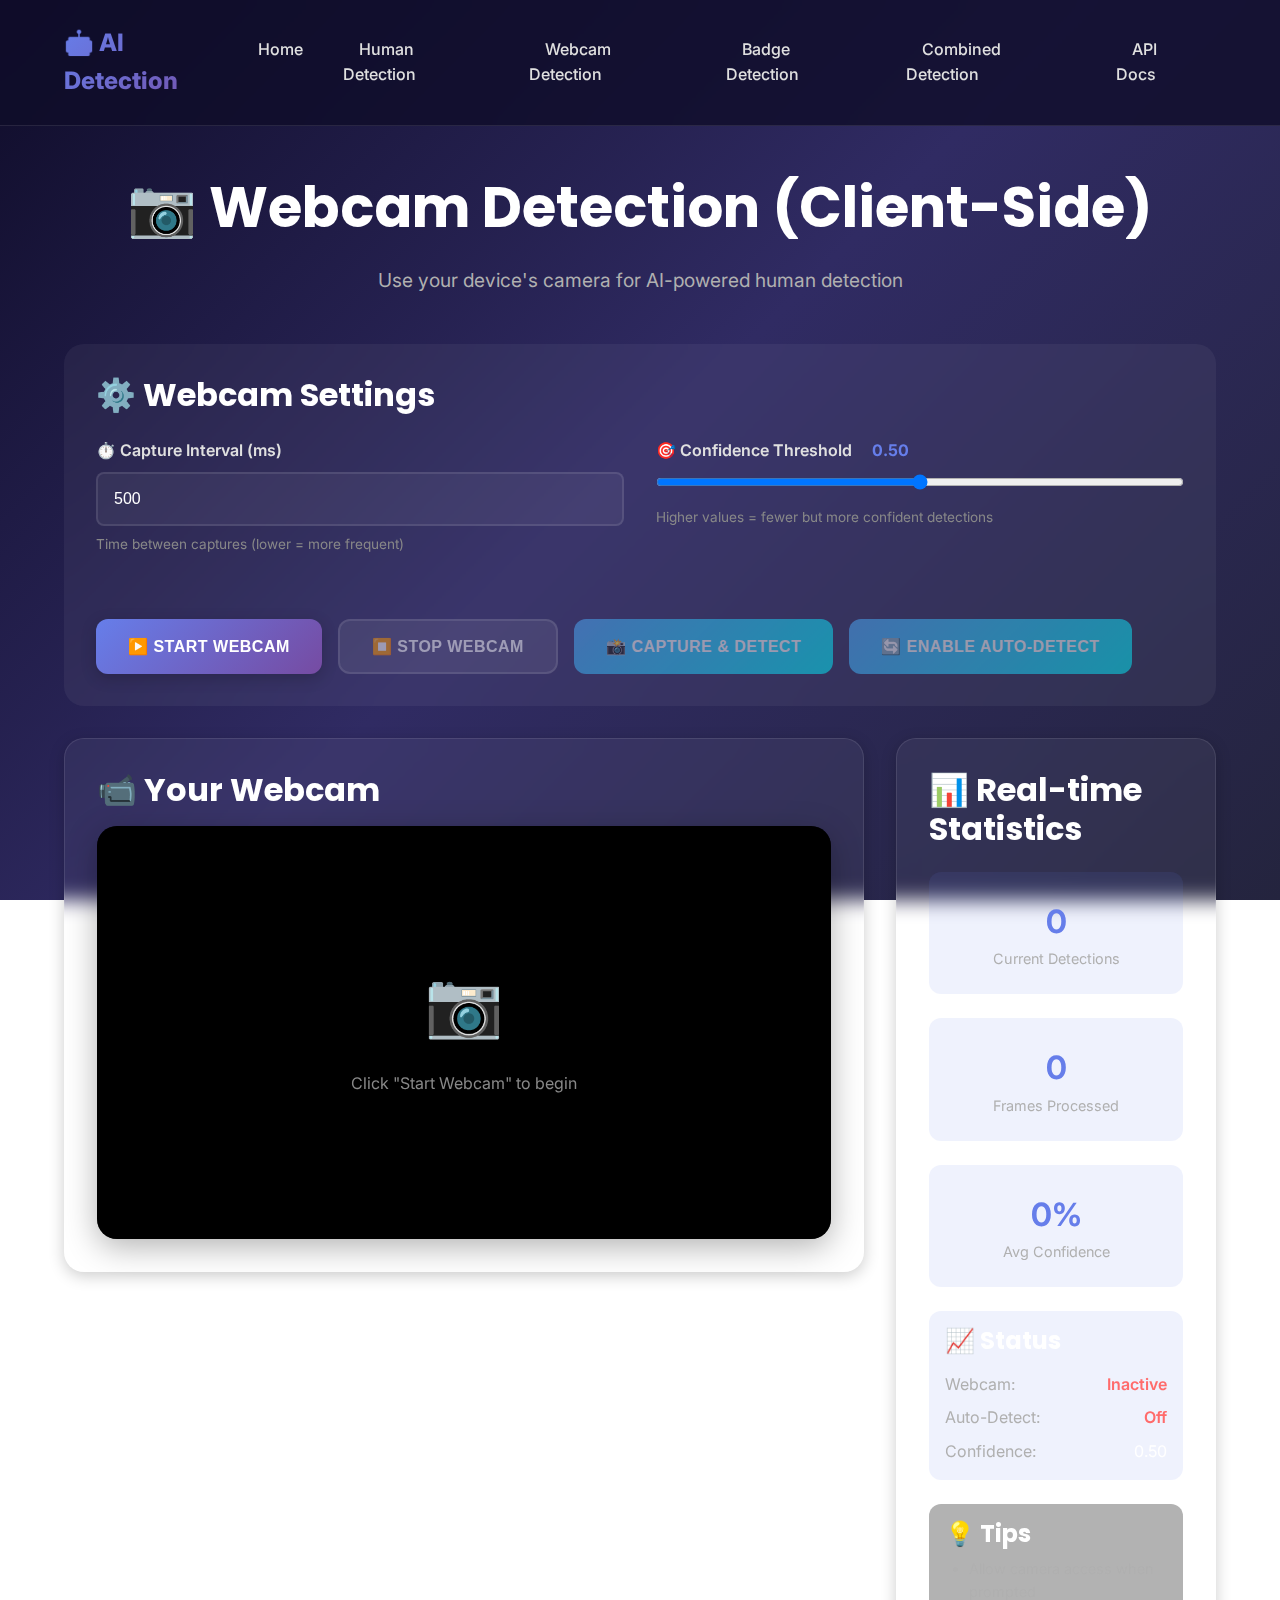
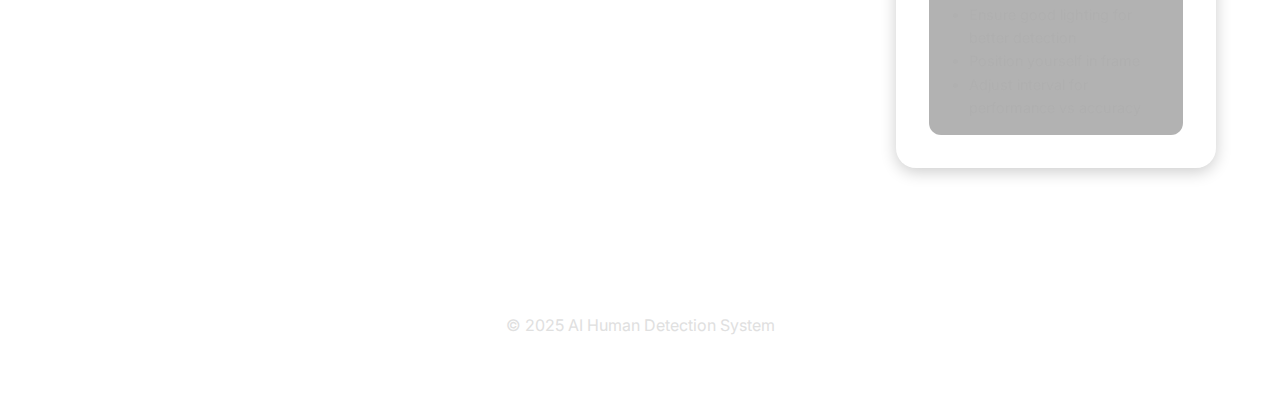
<file: ui/webcam.html>
<!DOCTYPE html>
<html lang="vi">

<head>
    <meta charset="UTF-8">
    <meta name="viewport" content="width=device-width, initial-scale=1.0">
    <title>Webcam Detection - AI Human Detection</title>
    <link rel="stylesheet" href="css/style.css">
    <link rel="preconnect" href="https://fonts.googleapis.com">
    <link rel="preconnect" href="https://fonts.gstatic.com" crossorigin>
    <link
        href="https://fonts.googleapis.com/css2?family=Inter:wght@400;500;600;700&family=Poppins:wght@600;700;800&display=swap"
        rel="stylesheet">
</head>

<body>
    <!-- Navigation -->
    <nav class="navbar">
        <div class="container">
            <a href="index.html" class="logo">🤖 AI Detection</a>
            <ul class="nav-links">
                <li><a href="index.html">Home</a></li>
                <li><a href="upload.html">Human Detection</a></li>
                <li><a href="webcam.html">Webcam Detection</a></li>
                <li><a href="webcam-badge.html">Badge Detection</a></li>
                <li><a href="webcam-combined.html">Combined Detection</a></li>
                <li><a href="/docs" target="_blank">API Docs</a></li>
            </ul>
        </div>
    </nav>

    <!-- Main Content -->
    <div class="container" style="padding: 3rem 1.5rem; min-height: 80vh;">
        <div style="text-align: center; margin-bottom: 3rem;">
            <h1>📷 Webcam Detection (Client-Side)</h1>
            <p style="color: #b0b0b0; font-size: 1.2rem;">
                Use your device's camera for AI-powered human detection
            </p>
        </div>

        <!-- Controls Section -->
        <div class="controls">
            <h3>⚙️ Webcam Settings</h3>

            <div class="grid grid-2">
                <div class="control-group">
                    <label for="captureInterval">
                        ⏱️ Capture Interval (ms)
                    </label>
                    <input type="number" id="captureInterval" min="100" max="5000" step="100" value="500">
                    <p style="color: #888; font-size: 0.85rem; margin-top: 0.5rem;">
                        Time between captures (lower = more frequent)
                    </p>
                </div>

                <div class="control-group">
                    <label for="confidence">
                        🎯 Confidence Threshold
                        <span class="range-value" id="confidenceValue">0.50</span>
                    </label>
                    <input type="range" id="confidence" min="0" max="1" step="0.05" value="0.5">
                    <p style="color: #888; font-size: 0.85rem; margin-top: 0.5rem;">
                        Higher values = fewer but more confident detections
                    </p>
                </div>
            </div>

            <div style="display: flex; gap: 1rem; margin-top: 1.5rem; flex-wrap: wrap;">
                <button class="btn btn-primary" id="startBtn">
                    ▶️ Start Webcam
                </button>
                <button class="btn btn-secondary" id="stopBtn" disabled>
                    ⏹️ Stop Webcam
                </button>
                <button class="btn btn-success" id="snapshotBtn" disabled>
                    📸 Capture & Detect
                </button>
                <button class="btn btn-success" id="toggleAutoBtn" disabled>
                    🔄 Enable Auto-Detect
                </button>
            </div>
        </div>

        <!-- Video Section -->
        <div style="margin-top: 2rem;">
            <div class="grid grid-video-layout">
                <!-- Webcam Display -->
                <div>
                    <div class="card">
                        <h3>📹 Your Webcam</h3>
                        <div class="video-container" style="margin-top: 1rem; position: relative;">
                            <video id="webcamVideo" autoplay playsinline style="display: none; width: 100%; border-radius: var(--radius-md);"></video>
                            <canvas id="detectionCanvas" style="display: none; width: 100%; border-radius: var(--radius-md);"></canvas>
                            <div id="videoPlaceholder"
                                style="aspect-ratio: 16/9; background: rgba(0,0,0,0.5); border-radius: var(--radius-md); display: flex; align-items: center; justify-content: center; flex-direction: column;">
                                <div style="font-size: 4rem; margin-bottom: 1rem;">📷</div>
                                <p style="color: #888;">Click "Start Webcam" to begin</p>
                            </div>
                        </div>
                    </div>
                </div>

                <!-- Statistics Panel -->
                <div>
                    <div class="card">
                        <h3>📊 Real-time Statistics</h3>

                        <div class="detection-info" style="margin-top: 1.5rem;">
                            <div class="info-card">
                                <div class="value" id="currentDetections">0</div>
                                <div class="label">Current Detections</div>
                            </div>

                            <div class="info-card">
                                <div class="value" id="totalFrames">0</div>
                                <div class="label">Frames Processed</div>
                            </div>

                            <div class="info-card">
                                <div class="value" id="avgConfidence">0%</div>
                                <div class="label">Avg Confidence</div>
                            </div>
                        </div>

                        <div
                            style="margin-top: 1.5rem; padding: 1rem; background: rgba(102, 126, 234, 0.1); border-radius: var(--radius-md);">
                            <h4 style="margin-bottom: 1rem;">📈 Status</h4>
                            <div style="display: flex; justify-content: space-between; margin-bottom: 0.5rem;">
                                <span style="color: #b0b0b0;">Webcam:</span>
                                <span id="webcamStatus" style="color: var(--danger); font-weight: 600;">Inactive</span>
                            </div>
                            <div style="display: flex; justify-content: space-between; margin-bottom: 0.5rem;">
                                <span style="color: #b0b0b0;">Auto-Detect:</span>
                                <span id="autoDetectStatus" style="color: var(--danger); font-weight: 600;">Off</span>
                            </div>
                            <div style="display: flex; justify-content: space-between;">
                                <span style="color: #b0b0b0;">Confidence:</span>
                                <span id="confidenceInfo">0.50</span>
                            </div>
                        </div>

                        <div
                            style="margin-top: 1.5rem; padding: 1rem; background: rgba(0,0,0,0.3); border-radius: var(--radius-md);">
                            <h4 style="margin-bottom: 0.5rem;">💡 Tips</h4>
                            <ul style="color: #b0b0b0; font-size: 0.9rem; padding-left: 1.5rem;">
                                <li>Allow camera access when prompted</li>
                                <li>Ensure good lighting for better detection</li>
                                <li>Position yourself in frame</li>
                                <li>Adjust interval for performance vs accuracy</li>
                            </ul>
                        </div>
                    </div>
                </div>
            </div>
        </div>

        <!-- Latest Detection Results -->
        <div id="resultsSection" class="hidden" style="margin-top: 2rem;">
            <div class="results">
                <h2>🎯 Latest Detection Result</h2>

                <div style="text-align: center; margin: 2rem 0;">
                    <img id="resultImage" class="image-preview">
                </div>

                <div class="detection-info">
                    <div class="info-card">
                        <div class="value" id="resultDetections">0</div>
                        <div class="label">People Detected</div>
                    </div>
                    <div class="info-card">
                        <div class="value" id="resultConfidence">0%</div>
                        <div class="label">Average Confidence</div>
                    </div>
                    <div class="info-card">
                        <div class="value" id="resultTime">--:--:--</div>
                        <div class="label">Detection Time</div>
                    </div>
                </div>

                <div style="display: flex; gap: 1rem; margin-top: 2rem; flex-wrap: wrap;">
                    <button class="btn btn-success" id="downloadResultBtn">
                        💾 Download Result
                    </button>
                    <button class="btn btn-secondary" id="closeResultBtn">
                        ❌ Close
                    </button>
                </div>
            </div>
        </div>
    </div>

    <!-- Footer -->
    <footer class="footer">
        <div class="container">
            <p>&copy; 2025 AI Human Detection System</p>
        </div>
    </footer>

    <script src="js/utils.js"></script>
    <script>
        let webcamStream = null;
        let isWebcamActive = false;
        let autoDetectInterval = null;
        let frameCount = 0;
        let currentResultData = null;
        let allConfidences = [];

        const webcamVideo = document.getElementById('webcamVideo');
        const detectionCanvas = document.getElementById('detectionCanvas');
        const videoPlaceholder = document.getElementById('videoPlaceholder');
        const startBtn = document.getElementById('startBtn');
        const stopBtn = document.getElementById('stopBtn');
        const snapshotBtn = document.getElementById('snapshotBtn');
        const confidenceSlider = document.getElementById('confidence');
        const confidenceValue = document.getElementById('confidenceValue');
        const captureIntervalInput = document.getElementById('captureInterval');
        const resultsSection = document.getElementById('resultsSection');

        // Update confidence value display
        confidenceSlider.addEventListener('input', (e) => {
            confidenceValue.textContent = parseFloat(e.target.value).toFixed(2);
            document.getElementById('confidenceInfo').textContent = parseFloat(e.target.value).toFixed(2);
        });

        // Start webcam
        startBtn.addEventListener('click', async () => {
            try {
                utils.showLoading('Accessing webcam...');
                
                // Request webcam access
                webcamStream = await navigator.mediaDevices.getUserMedia({
                    video: {
                        width: { ideal: 1280 },
                        height: { ideal: 720 },
                        facingMode: 'user'
                    }
                });

                webcamVideo.srcObject = webcamStream;
                webcamVideo.style.display = 'block';
                detectionCanvas.style.display = 'none';
                videoPlaceholder.style.display = 'none';

                isWebcamActive = true;
                frameCount = 0;
                allConfidences = [];

                // Update UI
                startBtn.disabled = true;
                stopBtn.disabled = false;
                snapshotBtn.disabled = false;
                toggleAutoBtn.disabled = false;

                document.getElementById('webcamStatus').textContent = 'Active';
                document.getElementById('webcamStatus').style.color = 'var(--success)';
                document.getElementById('autoDetectStatus').textContent = 'Off';
                document.getElementById('autoDetectStatus').style.color = 'var(--danger)';

                utils.showToast('Webcam started successfully!', 'success');

            } catch (error) {
                console.error('Webcam error:', error);
                utils.showToast(`Failed to access webcam: ${error.message}`, 'error');
            } finally {
                utils.hideLoading();
            }
        });

        // Stop webcam
        stopBtn.addEventListener('click', stopWebcam);

        function stopWebcam() {
            if (webcamStream) {
                webcamStream.getTracks().forEach(track => track.stop());
                webcamStream = null;
            }

            if (autoDetectInterval) {
                clearInterval(autoDetectInterval);
                autoDetectInterval = null;
            }

            webcamVideo.style.display = 'none';
            detectionCanvas.style.display = 'none';
            videoPlaceholder.style.display = 'flex';

            isWebcamActive = false;

            // Update UI
            startBtn.disabled = false;
            stopBtn.disabled = true;
            snapshotBtn.disabled = true;
            toggleAutoBtn.disabled = true;
            toggleAutoBtn.textContent = '🔄 Enable Auto-Detect';
            toggleAutoBtn.classList.remove('btn-danger');
            toggleAutoBtn.classList.add('btn-success');

            document.getElementById('webcamStatus').textContent = 'Inactive';
            document.getElementById('webcamStatus').style.color = 'var(--danger)';
            document.getElementById('autoDetectStatus').textContent = 'Off';
            document.getElementById('autoDetectStatus').style.color = 'var(--danger)';
            document.getElementById('currentDetections').textContent = '0';

            utils.showToast('Webcam stopped', 'warning');
        }

        // Toggle auto-detect
        const toggleAutoBtn = document.getElementById('toggleAutoBtn');
        toggleAutoBtn.addEventListener('click', () => {
            if (autoDetectInterval) {
                // Stop auto-detect
                clearInterval(autoDetectInterval);
                autoDetectInterval = null;
                toggleAutoBtn.textContent = '🔄 Enable Auto-Detect';
                toggleAutoBtn.classList.remove('btn-danger');
                toggleAutoBtn.classList.add('btn-success');
                document.getElementById('autoDetectStatus').textContent = 'Off';
                document.getElementById('autoDetectStatus').style.color = 'var(--danger)';
                utils.showToast('Auto-detect disabled', 'info');
            } else {
                // Start auto-detect
                const interval = parseInt(captureIntervalInput.value);
                autoDetectInterval = setInterval(() => {
                    captureAndDetect();
                }, interval);
                toggleAutoBtn.textContent = '⏸️ Disable Auto-Detect';
                toggleAutoBtn.classList.remove('btn-success');
                toggleAutoBtn.classList.add('btn-danger');
                document.getElementById('autoDetectStatus').textContent = 'On';
                document.getElementById('autoDetectStatus').style.color = 'var(--success)';
                utils.showToast('Auto-detect enabled!', 'success');
            }
        });

        // Capture and detect
        snapshotBtn.addEventListener('click', async () => {
            if (!isWebcamActive) {
                utils.showToast('Please start webcam first', 'warning');
                return;
            }

            await captureAndDetect();
        });

        async function captureAndDetect() {
            if (!isWebcamActive) return;
            
            try {
                // Only show loading if not auto-detecting
                if (!autoDetectInterval) {
                    utils.showLoading('Processing...');
                }

                // Create canvas and capture frame
                const canvas = document.createElement('canvas');
                canvas.width = webcamVideo.videoWidth;
                canvas.height = webcamVideo.videoHeight;
                const ctx = canvas.getContext('2d');
                ctx.drawImage(webcamVideo, 0, 0);

                // Convert to blob
                const blob = await new Promise(resolve => canvas.toBlob(resolve, 'image/jpeg', 0.95));

                // Send to backend
                const formData = new FormData();
                formData.append('file', blob, 'webcam.jpg');

                const response = await fetch(`${API_BASE}/detect_human_by_image`, {
                    method: 'POST',
                    body: formData
                });

                if (!response.ok) {
                    throw new Error(`HTTP error! status: ${response.status}`);
                }

                const data = await response.json();

                if (data.success) {
                    frameCount++;
                    document.getElementById('totalFrames').textContent = frameCount;
                    document.getElementById('currentDetections').textContent = data.total_detections;

                    // Update average confidence
                    if (data.detections && data.detections.confidence) {
                        allConfidences = allConfidences.concat(data.detections.confidence);
                        const avgConf = allConfidences.length > 0
                            ? allConfidences.reduce((a, b) => a + b, 0) / allConfidences.length
                            : 0;
                        document.getElementById('avgConfidence').textContent = utils.formatConfidence(avgConf);
                    }

                    // Display result
                    displayResult(data);

                    // Only show toast if not auto-detecting
                    if (!autoDetectInterval) {
                        utils.showToast(`Detected ${data.total_detections} person(s)`, 'success');
                    }
                } else {
                    throw new Error(data.error || 'Detection failed');
                }

            } catch (error) {
                console.error('Detection error:', error);
                // Only show error toast if not auto-detecting
                if (!autoDetectInterval) {
                    utils.showToast(`Error: ${error.message}`, 'error');
                }
            } finally {
                // Only hide loading if not auto-detecting
                if (!autoDetectInterval) {
                    utils.hideLoading();
                }
            }
        }

        // Display result
        function displayResult(data) {
            currentResultData = data;

            document.getElementById('resultImage').src = `data:image/jpeg;base64,${data.annotated_image}`;
            document.getElementById('resultDetections').textContent = data.total_detections;

            const avgConf = data.detections.confidence.length > 0
                ? utils.average(data.detections.confidence)
                : 0;
            document.getElementById('resultConfidence').textContent = utils.formatConfidence(avgConf);

            document.getElementById('resultTime').textContent = utils.formatTimestamp();

            resultsSection.classList.remove('hidden');
            resultsSection.scrollIntoView({ behavior: 'smooth', block: 'nearest' });
        }

        // Download result
        document.getElementById('downloadResultBtn').addEventListener('click', () => {
            if (currentResultData) {
                utils.downloadImage(currentResultData.annotated_image, `webcam_detection_${Date.now()}.jpg`);
                utils.showToast('Result downloaded!', 'success');
            }
        });

        // Close result
        document.getElementById('closeResultBtn').addEventListener('click', () => {
            resultsSection.classList.add('hidden');
        });

        // Check if webcam is supported
        if (!navigator.mediaDevices || !navigator.mediaDevices.getUserMedia) {
            utils.showToast('Webcam is not supported in your browser', 'error');
            startBtn.disabled = true;
        }
    </script>
</body>

</html>
</file>
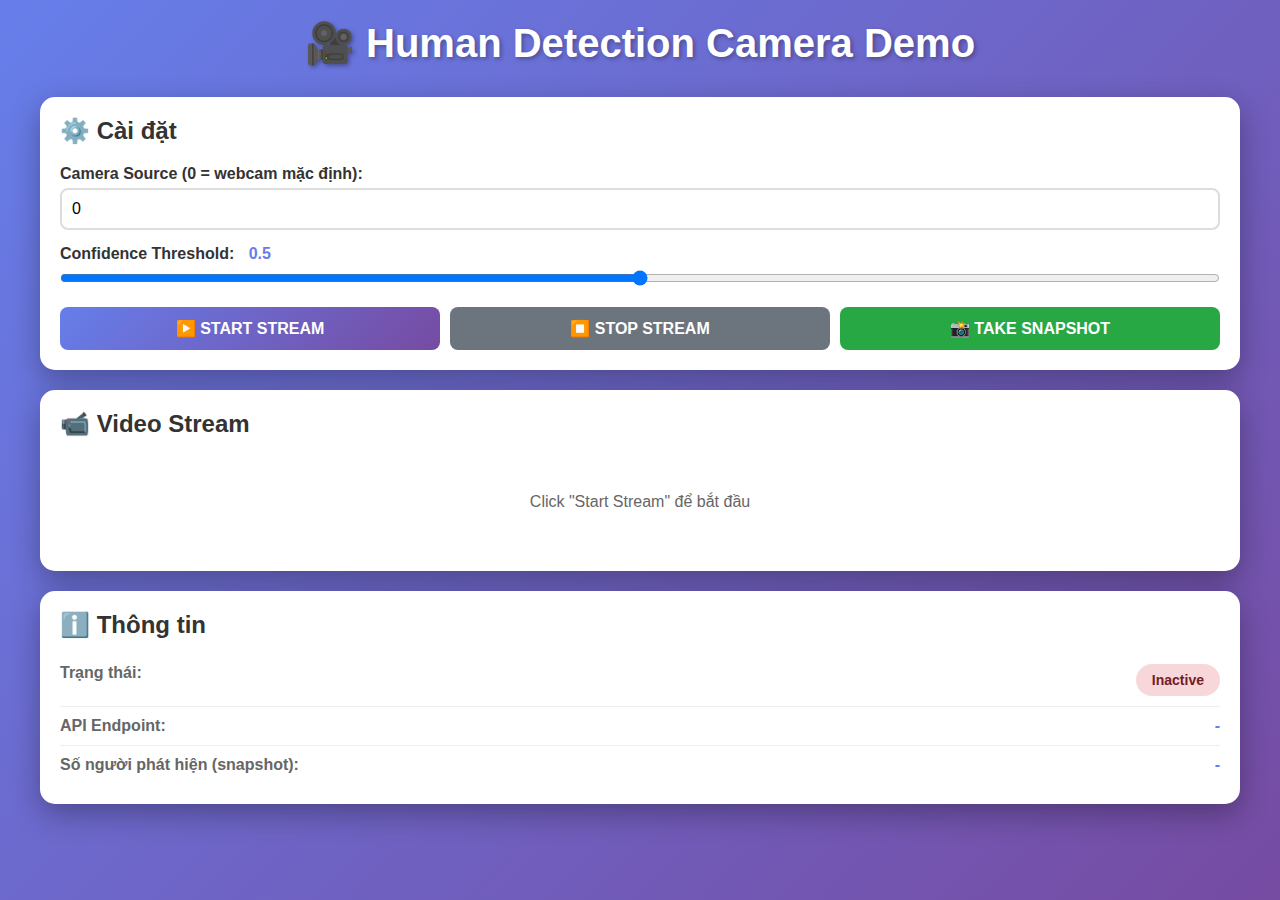
<file: src/core/static/camera_demo.html>
<!DOCTYPE html>
<html lang="vi">
<head>
    <meta charset="UTF-8">
    <meta name="viewport" content="width=device-width, initial-scale=1.0">
    <title>Human Detection Camera Demo</title>
    <style>
        * {
            margin: 0;
            padding: 0;
            box-sizing: border-box;
        }

        body {
            font-family: 'Segoe UI', Tahoma, Geneva, Verdana, sans-serif;
            background: linear-gradient(135deg, #667eea 0%, #764ba2 100%);
            min-height: 100vh;
            padding: 20px;
        }

        .container {
            max-width: 1200px;
            margin: 0 auto;
        }

        h1 {
            color: white;
            text-align: center;
            margin-bottom: 30px;
            font-size: 2.5em;
            text-shadow: 2px 2px 4px rgba(0,0,0,0.3);
        }

        .controls {
            background: white;
            padding: 20px;
            border-radius: 15px;
            box-shadow: 0 10px 30px rgba(0,0,0,0.3);
            margin-bottom: 20px;
        }

        .control-group {
            margin-bottom: 15px;
        }

        label {
            display: block;
            margin-bottom: 5px;
            font-weight: 600;
            color: #333;
        }

        input[type="number"], input[type="range"] {
            width: 100%;
            padding: 10px;
            border: 2px solid #ddd;
            border-radius: 8px;
            font-size: 16px;
        }

        input[type="range"] {
            padding: 0;
        }

        .range-value {
            display: inline-block;
            margin-left: 10px;
            font-weight: bold;
            color: #667eea;
        }

        .buttons {
            display: flex;
            gap: 10px;
            flex-wrap: wrap;
        }

        button {
            flex: 1;
            min-width: 150px;
            padding: 12px 24px;
            font-size: 16px;
            font-weight: 600;
            border: none;
            border-radius: 8px;
            cursor: pointer;
            transition: all 0.3s ease;
            text-transform: uppercase;
        }

        .btn-primary {
            background: linear-gradient(135deg, #667eea 0%, #764ba2 100%);
            color: white;
        }

        .btn-primary:hover {
            transform: translateY(-2px);
            box-shadow: 0 5px 15px rgba(102, 126, 234, 0.4);
        }

        .btn-secondary {
            background: #6c757d;
            color: white;
        }

        .btn-secondary:hover {
            background: #5a6268;
        }

        .btn-success {
            background: #28a745;
            color: white;
        }

        .btn-success:hover {
            background: #218838;
        }

        .video-container {
            background: white;
            padding: 20px;
            border-radius: 15px;
            box-shadow: 0 10px 30px rgba(0,0,0,0.3);
            margin-bottom: 20px;
        }

        #videoStream {
            width: 100%;
            border-radius: 10px;
            display: none;
        }

        #videoStream.active {
            display: block;
        }

        .info-box {
            background: white;
            padding: 20px;
            border-radius: 15px;
            box-shadow: 0 10px 30px rgba(0,0,0,0.3);
        }

        .info-item {
            display: flex;
            justify-content: space-between;
            padding: 10px 0;
            border-bottom: 1px solid #eee;
        }

        .info-item:last-child {
            border-bottom: none;
        }

        .info-label {
            font-weight: 600;
            color: #666;
        }

        .info-value {
            font-weight: bold;
            color: #667eea;
        }

        .status {
            padding: 8px 16px;
            border-radius: 20px;
            font-size: 14px;
            font-weight: 600;
        }

        .status.active {
            background: #d4edda;
            color: #155724;
        }

        .status.inactive {
            background: #f8d7da;
            color: #721c24;
        }

        @media (max-width: 768px) {
            h1 {
                font-size: 1.8em;
            }

            .buttons {
                flex-direction: column;
            }

            button {
                width: 100%;
            }
        }
    </style>
</head>
<body>
    <div class="container">
        <h1>🎥 Human Detection Camera Demo</h1>

        <div class="controls">
            <h2 style="margin-bottom: 20px; color: #333;">⚙️ Cài đặt</h2>
            
            <div class="control-group">
                <label for="cameraSource">Camera Source (0 = webcam mặc định):</label>
                <input type="number" id="cameraSource" value="0" min="0" max="10">
            </div>

            <div class="control-group">
                <label for="confidence">
                    Confidence Threshold: 
                    <span class="range-value" id="confidenceValue">0.5</span>
                </label>
                <input type="range" id="confidence" min="0" max="1" step="0.05" value="0.5">
            </div>

            <div class="buttons">
                <button class="btn-primary" onclick="startStream()">▶️ Start Stream</button>
                <button class="btn-secondary" onclick="stopStream()">⏹️ Stop Stream</button>
                <button class="btn-success" onclick="takeSnapshot()">📸 Take Snapshot</button>
            </div>
        </div>

        <div class="video-container">
            <h2 style="margin-bottom: 15px; color: #333;">📹 Video Stream</h2>
            <img id="videoStream" alt="Camera Stream">
            <p id="streamStatus" style="text-align: center; color: #666; padding: 40px;">
                Click "Start Stream" để bắt đầu
            </p>
        </div>

        <div class="info-box">
            <h2 style="margin-bottom: 15px; color: #333;">ℹ️ Thông tin</h2>
            <div class="info-item">
                <span class="info-label">Trạng thái:</span>
                <span class="status inactive" id="status">Inactive</span>
            </div>
            <div class="info-item">
                <span class="info-label">API Endpoint:</span>
                <span class="info-value" id="endpoint">-</span>
            </div>
            <div class="info-item">
                <span class="info-label">Số người phát hiện (snapshot):</span>
                <span class="info-value" id="detectionCount">-</span>
            </div>
        </div>
    </div>

    <script>
        const API_BASE = 'http://localhost:6033';
        let isStreaming = false;

        // Update confidence value display
        document.getElementById('confidence').addEventListener('input', function(e) {
            document.getElementById('confidenceValue').textContent = e.target.value;
        });

        function startStream() {
            const source = document.getElementById('cameraSource').value;
            const confidence = document.getElementById('confidence').value;
            const streamUrl = `${API_BASE}/camera/stream?source=${source}&confidence=${confidence}`;
            
            const videoElement = document.getElementById('videoStream');
            const statusElement = document.getElementById('streamStatus');
            const statusBadge = document.getElementById('status');
            const endpointElement = document.getElementById('endpoint');
            
            videoElement.src = streamUrl;
            videoElement.classList.add('active');
            statusElement.style.display = 'none';
            
            statusBadge.textContent = 'Active';
            statusBadge.className = 'status active';
            endpointElement.textContent = '/camera/stream';
            
            isStreaming = true;
            
            console.log('Stream started:', streamUrl);
        }

        function stopStream() {
            const videoElement = document.getElementById('videoStream');
            const statusElement = document.getElementById('streamStatus');
            const statusBadge = document.getElementById('status');
            
            videoElement.src = '';
            videoElement.classList.remove('active');
            statusElement.style.display = 'block';
            statusElement.textContent = 'Stream đã dừng. Click "Start Stream" để bắt đầu lại.';
            
            statusBadge.textContent = 'Inactive';
            statusBadge.className = 'status inactive';
            
            isStreaming = false;
            
            console.log('Stream stopped');
        }

        async function takeSnapshot() {
            const source = document.getElementById('cameraSource').value;
            const confidence = document.getElementById('confidence').value;
            const snapshotUrl = `${API_BASE}/camera/snapshot?source=${source}&confidence=${confidence}`;
            
            try {
                const response = await fetch(snapshotUrl);
                const data = await response.json();
                
                if (data.success) {
                    // Display snapshot in new window
                    const win = window.open('', '_blank');
                    win.document.write(`
                        <html>
                        <head>
                            <title>Snapshot</title>
                            <style>
                                body { 
                                    margin: 0; 
                                    padding: 20px; 
                                    background: #f5f5f5;
                                    font-family: Arial, sans-serif;
                                }
                                .container {
                                    max-width: 1000px;
                                    margin: 0 auto;
                                    background: white;
                                    padding: 20px;
                                    border-radius: 10px;
                                    box-shadow: 0 2px 10px rgba(0,0,0,0.1);
                                }
                                img { 
                                    width: 100%; 
                                    border-radius: 8px;
                                    margin-bottom: 20px;
                                }
                                .info {
                                    background: #f8f9fa;
                                    padding: 15px;
                                    border-radius: 8px;
                                }
                                h2 { color: #333; }
                                pre {
                                    background: #282c34;
                                    color: #abb2bf;
                                    padding: 15px;
                                    border-radius: 5px;
                                    overflow-x: auto;
                                }
                            </style>
                        </head>
                        <body>
                            <div class="container">
                                <h2>📸 Camera Snapshot</h2>
                                <img src="data:image/jpeg;base64,${data.annotated_image}" alt="Snapshot">
                                <div class="info">
                                    <h3>Detection Results:</h3>
                                    <p><strong>Total Detections:</strong> ${data.total_detections}</p>
                                    <pre>${JSON.stringify(data.detections, null, 2)}</pre>
                                </div>
                            </div>
                        </body>
                        </html>
                    `);
                    
                    // Update detection count
                    document.getElementById('detectionCount').textContent = data.total_detections;
                    
                    console.log('Snapshot taken:', data);
                } else {
                    alert('Error: ' + data.error);
                }
            } catch (error) {
                alert('Failed to take snapshot: ' + error.message);
                console.error('Snapshot error:', error);
            }
        }
    </script>
</body>
</html>
</file>
<file: ui/css/style.css>
:root {
    /* Color Palette */
    --primary: #667eea;
    --secondary: #764ba2;
    --accent: #f093fb;
    --success: #4facfe;
    --danger: #ff6b6b;
    --warning: #ffd93d;
    
    /* Gradients */
    --gradient-primary: linear-gradient(135deg, #667eea 0%, #764ba2 100%);
    --gradient-secondary: linear-gradient(135deg, #f093fb 0%, #f5576c 100%);
    --gradient-success: linear-gradient(135deg, #4facfe 0%, #00f2fe 100%);
    --gradient-bg: linear-gradient(135deg, #0f0c29 0%, #302b63 50%, #24243e 100%);
    
    /* Spacing */
    --spacing-xs: 0.5rem;
    --spacing-sm: 1rem;
    --spacing-md: 1.5rem;
    --spacing-lg: 2rem;
    --spacing-xl: 3rem;
    
    /* Border Radius */
    --radius-sm: 8px;
    --radius-md: 12px;
    --radius-lg: 20px;
    --radius-xl: 30px;
    
    /* Shadows */
    --shadow-sm: 0 2px 8px rgba(0, 0, 0, 0.1);
    --shadow-md: 0 4px 16px rgba(0, 0, 0, 0.2);
    --shadow-lg: 0 8px 32px rgba(0, 0, 0, 0.3);
    --shadow-glow: 0 0 20px rgba(102, 126, 234, 0.4);
    
    /* Typography */
    --font-heading: 'Poppins', sans-serif;
    --font-body: 'Inter', sans-serif;
    --font-mono: 'Fira Code', monospace;
}

* {
    margin: 0;
    padding: 0;
    box-sizing: border-box;
}

body {
    font-family: var(--font-body);
    background: var(--gradient-bg);
    background-attachment: fixed;
    color: #ffffff;
    min-height: 100vh;
    line-height: 1.6;
    overflow-x: hidden;
}

/* Typography */
h1, h2, h3, h4, h5, h6 {
    font-family: var(--font-heading);
    font-weight: 700;
    line-height: 1.2;
    margin-bottom: var(--spacing-md);
}

h1 { font-size: 3.5rem; }
h2 { font-size: 2.5rem; }
h3 { font-size: 2rem; }
h4 { font-size: 1.5rem; }

p {
    margin-bottom: var(--spacing-sm);
    color: #e0e0e0;
}

/* Container */
.container {
    max-width: 1200px;
    margin: 0 auto;
    padding: 0 var(--spacing-md);
}

/* Navigation */
.navbar {
    padding: var(--spacing-md) 0;
    position: sticky;
    top: 0;
    z-index: 1000;
    background: rgba(15, 12, 41, 0.8);
    backdrop-filter: blur(10px);
    border-bottom: 1px solid rgba(255, 255, 255, 0.1);
}

.navbar .container {
    display: flex;
    justify-content: space-between;
    align-items: center;
}

.logo {
    font-size: 1.5rem;
    font-weight: 800;
    background: var(--gradient-primary);
    -webkit-background-clip: text;
    -webkit-text-fill-color: transparent;
    background-clip: text;
    text-decoration: none;
}

.nav-links {
    display: flex;
    gap: var(--spacing-md);
    list-style: none;
}

.nav-links a {
    color: #e0e0e0;
    text-decoration: none;
    font-weight: 500;
    padding: var(--spacing-xs) var(--spacing-sm);
    border-radius: var(--radius-sm);
    transition: all 0.3s ease;
}

.nav-links a:hover {
    color: #ffffff;
    background: rgba(102, 126, 234, 0.2);
}

/* Hero Section */
.hero {
    text-align: center;
    padding: var(--spacing-xl) 0;
    min-height: 80vh;
    display: flex;
    flex-direction: column;
    justify-content: center;
    align-items: center;
}

.hero h1 {
    font-size: 4rem;
    margin-bottom: var(--spacing-md);
    animation: fadeInUp 0.8s ease;
}

.hero .subtitle {
    font-size: 1.5rem;
    color: #b0b0b0;
    margin-bottom: var(--spacing-xl);
    animation: fadeInUp 0.8s ease 0.2s both;
}

.hero-buttons {
    display: flex;
    gap: var(--spacing-md);
    animation: fadeInUp 0.8s ease 0.4s both;
}

/* Buttons */
.btn {
    padding: 1rem 2rem;
    font-size: 1rem;
    font-weight: 600;
    border: none;
    border-radius: var(--radius-md);
    cursor: pointer;
    text-decoration: none;
    display: inline-flex;
    align-items: center;
    gap: var(--spacing-xs);
    transition: all 0.3s ease;
    text-transform: uppercase;
    letter-spacing: 0.5px;
}

.btn-primary {
    background: var(--gradient-primary);
    color: white;
    box-shadow: var(--shadow-md);
}

.btn-primary:hover {
    transform: translateY(-3px);
    box-shadow: var(--shadow-lg), var(--shadow-glow);
}

.btn-secondary {
    background: rgba(255, 255, 255, 0.1);
    color: white;
    border: 2px solid rgba(255, 255, 255, 0.2);
    backdrop-filter: blur(10px);
}

.btn-secondary:hover {
    background: rgba(255, 255, 255, 0.2);
    border-color: rgba(255, 255, 255, 0.4);
}

.btn-success {
    background: var(--gradient-success);
    color: white;
}

.btn-success:hover {
    transform: translateY(-3px);
    box-shadow: var(--shadow-lg);
}

.btn:disabled {
    opacity: 0.5;
    cursor: not-allowed;
}

/* Cards */
.card {
    background: rgba(255, 255, 255, 0.05);
    backdrop-filter: blur(10px);
    border: 1px solid rgba(255, 255, 255, 0.1);
    border-radius: var(--radius-lg);
    padding: var(--spacing-lg);
    box-shadow: var(--shadow-md);
    transition: all 0.3s ease;
}

.card:hover {
    transform: translateY(-5px);
    box-shadow: var(--shadow-lg);
    border-color: rgba(102, 126, 234, 0.5);
}

.card-icon {
    font-size: 3rem;
    margin-bottom: var(--spacing-md);
}

.card h3 {
    margin-bottom: var(--spacing-sm);
}

/* Grid */
.grid {
    display: grid;
    gap: var(--spacing-lg);
}

.grid-2 { grid-template-columns: repeat(2, 1fr); }
.grid-3 { grid-template-columns: repeat(3, 1fr); }
.grid-4 { grid-template-columns: repeat(4, 1fr); }

/* Upload Area */
.upload-area {
    border: 3px dashed rgba(102, 126, 234, 0.5);
    border-radius: var(--radius-lg);
    padding: var(--spacing-xl);
    text-align: center;
    cursor: pointer;
    transition: all 0.3s ease;
    background: rgba(255, 255, 255, 0.03);
}

.upload-area:hover,
.upload-area.dragover {
    border-color: var(--primary);
    background: rgba(102, 126, 234, 0.1);
    transform: scale(1.02);
}

.upload-area input[type="file"] {
    display: none;
}

.upload-icon {
    font-size: 4rem;
    color: var(--primary);
    margin-bottom: var(--spacing-md);
}

/* Image Preview */
.image-preview {
    max-width: 100%;
    border-radius: var(--radius-md);
    box-shadow: var(--shadow-lg);
    margin: var(--spacing-md) 0;
}

/* Results Section */
.results {
    background: rgba(255, 255, 255, 0.05);
    border-radius: var(--radius-lg);
    padding: var(--spacing-lg);
    margin-top: var(--spacing-lg);
}

.detection-info {
    display: grid;
    grid-template-columns: repeat(auto-fit, minmax(200px, 1fr));
    gap: var(--spacing-md);
    margin-top: var(--spacing-md);
}

.info-card {
    background: rgba(102, 126, 234, 0.1);
    padding: var(--spacing-md);
    border-radius: var(--radius-md);
    text-align: center;
}

.info-card .value {
    font-size: 2rem;
    font-weight: 700;
    color: var(--primary);
}

.info-card .label {
    color: #b0b0b0;
    font-size: 0.9rem;
}

/* Video Stream */
.video-container {
    position: relative;
    border-radius: var(--radius-lg);
    overflow: hidden;
    background: #000;
    box-shadow: var(--shadow-lg);
}

.video-stream {
    width: 100%;
    display: block;
}

.stream-overlay {
    position: absolute;
    top: var(--spacing-md);
    right: var(--spacing-md);
    background: rgba(0, 0, 0, 0.7);
    backdrop-filter: blur(10px);
    padding: var(--spacing-sm);
    border-radius: var(--radius-md);
}

/* Controls */
.controls {
    background: rgba(255, 255, 255, 0.05);
    backdrop-filter: blur(10px);
    border-radius: var(--radius-lg);
    padding: var(--spacing-lg);
    margin-bottom: var(--spacing-lg);
}

.control-group {
    margin-bottom: var(--spacing-md);
}

.control-group label {
    display: block;
    margin-bottom: var(--spacing-xs);
    font-weight: 600;
    color: #e0e0e0;
}

.control-group input[type="number"],
.control-group input[type="range"],
.control-group select {
    width: 100%;
    padding: var(--spacing-sm);
    border: 2px solid rgba(255, 255, 255, 0.1);
    border-radius: var(--radius-sm);
    background: rgba(255, 255, 255, 0.05);
    color: white;
    font-size: 1rem;
}

.control-group input[type="range"] {
    padding: 0;
}

.range-value {
    display: inline-block;
    margin-left: var(--spacing-sm);
    font-weight: 700;
    color: var(--primary);
}

/* Loading Spinner */
.loading {
    display: inline-block;
    width: 50px;
    height: 50px;
    border: 5px solid rgba(255, 255, 255, 0.1);
    border-top-color: var(--primary);
    border-radius: 50%;
    animation: spin 1s linear infinite;
}

@keyframes spin {
    to { transform: rotate(360deg); }
}

.loading-overlay {
    position: fixed;
    top: 0;
    left: 0;
    right: 0;
    bottom: 0;
    background: rgba(0, 0, 0, 0.8);
    display: flex;
    justify-content: center;
    align-items: center;
    z-index: 9999;
}

/* Toast Notifications */
.toast {
    position: fixed;
    bottom: var(--spacing-lg);
    right: var(--spacing-lg);
    background: rgba(255, 255, 255, 0.1);
    backdrop-filter: blur(10px);
    border: 1px solid rgba(255, 255, 255, 0.2);
    padding: var(--spacing-md);
    border-radius: var(--radius-md);
    box-shadow: var(--shadow-lg);
    animation: slideInRight 0.3s ease;
    z-index: 10000;
}

.toast.success { border-left: 4px solid var(--success); }
.toast.error { border-left: 4px solid var(--danger); }
.toast.warning { border-left: 4px solid var(--warning); }

@keyframes slideInRight {
    from {
        transform: translateX(400px);
        opacity: 0;
    }
    to {
        transform: translateX(0);
        opacity: 1;
    }
}

/* Animations */
@keyframes fadeInUp {
    from {
        opacity: 0;
        transform: translateY(30px);
    }
    to {
        opacity: 1;
        transform: translateY(0);
    }
}

@keyframes pulse {
    0%, 100% { transform: scale(1); }
    50% { transform: scale(1.05); }
}

.fade-in {
    animation: fadeInUp 0.6s ease;
}

/* Footer */
.footer {
    text-align: center;
    padding: var(--spacing-xl) 0;
    margin-top: var(--spacing-xl);
    border-top: 1px solid rgba(255, 255, 255, 0.1);
}

.tech-stack {
    display: flex;
    justify-content: center;
    gap: var(--spacing-md);
    margin-top: var(--spacing-md);
    flex-wrap: wrap;
}

.tech-badge {
    background: rgba(102, 126, 234, 0.2);
    padding: var(--spacing-xs) var(--spacing-md);
    border-radius: var(--radius-xl);
    font-size: 0.9rem;
    font-weight: 600;
}

/* Responsive Design */
@media (max-width: 1024px) {
    .grid-3 { grid-template-columns: repeat(2, 1fr); }
    .grid-4 { grid-template-columns: repeat(2, 1fr); }
}

@media (max-width: 768px) {
    h1 { font-size: 2.5rem; }
    h2 { font-size: 2rem; }
    
    .hero h1 { font-size: 2.5rem; }
    .hero .subtitle { font-size: 1.2rem; }
    
    .grid-2,
    .grid-3,
    .grid-4 {
        grid-template-columns: 1fr;
    }
    
    .hero-buttons {
        flex-direction: column;
        width: 100%;
    }
    
    .btn {
        width: 100%;
        justify-content: center;
    }
    
    .nav-links {
        flex-direction: column;
        gap: var(--spacing-xs);
    }
    
    .navbar .container {
        flex-direction: column;
        gap: var(--spacing-md);
    }
}

/* Utility Classes */
.text-center { text-align: center; }
.text-left { text-align: left; }
.text-right { text-align: right; }

.mt-1 { margin-top: var(--spacing-sm); }
.mt-2 { margin-top: var(--spacing-md); }
.mt-3 { margin-top: var(--spacing-lg); }

.mb-1 { margin-bottom: var(--spacing-sm); }
.mb-2 { margin-bottom: var(--spacing-md); }
.mb-3 { margin-bottom: var(--spacing-lg); }

.hidden { display: none; }
.visible { display: block; }

/* Video Layout Grid */
.grid-video-layout {
    grid-template-columns: 2.5fr 1fr;
}

@media (max-width: 1024px) {
    .grid-video-layout {
        grid-template-columns: 1fr;
    }
}
</file>
